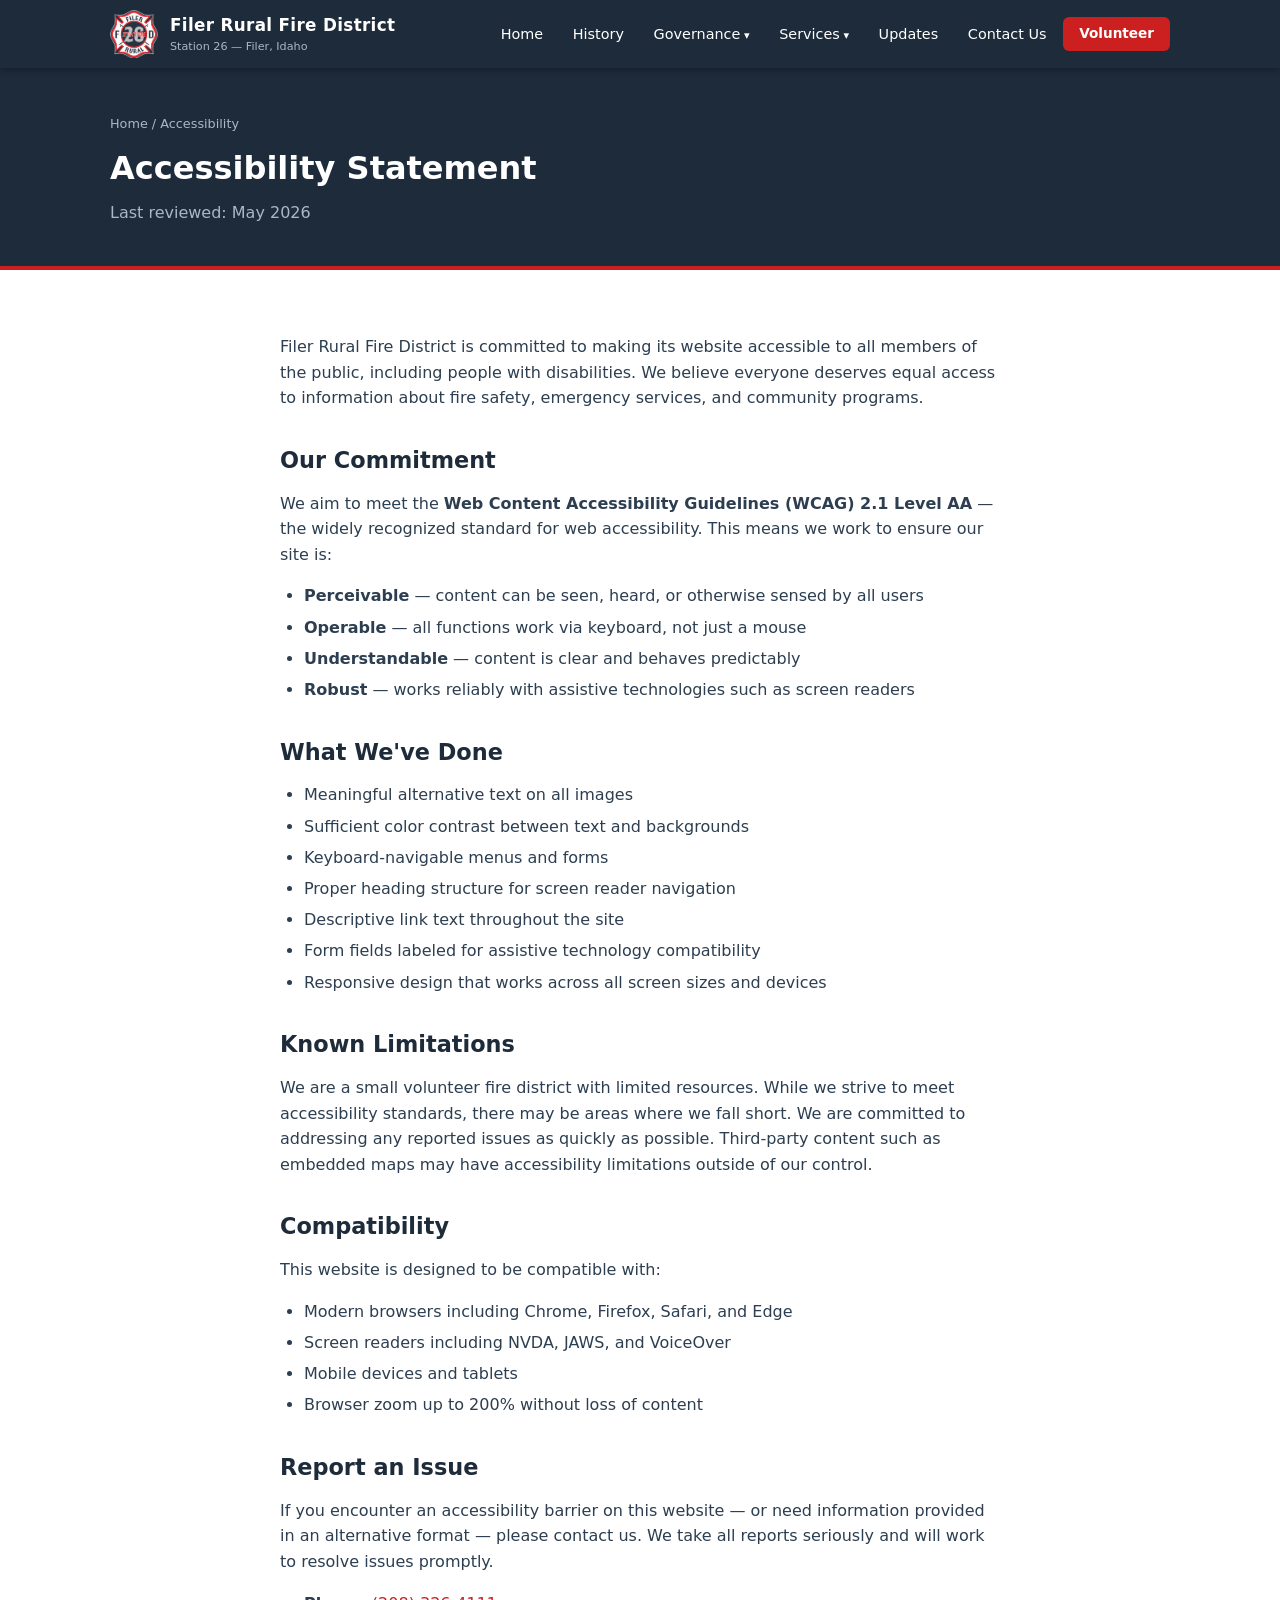
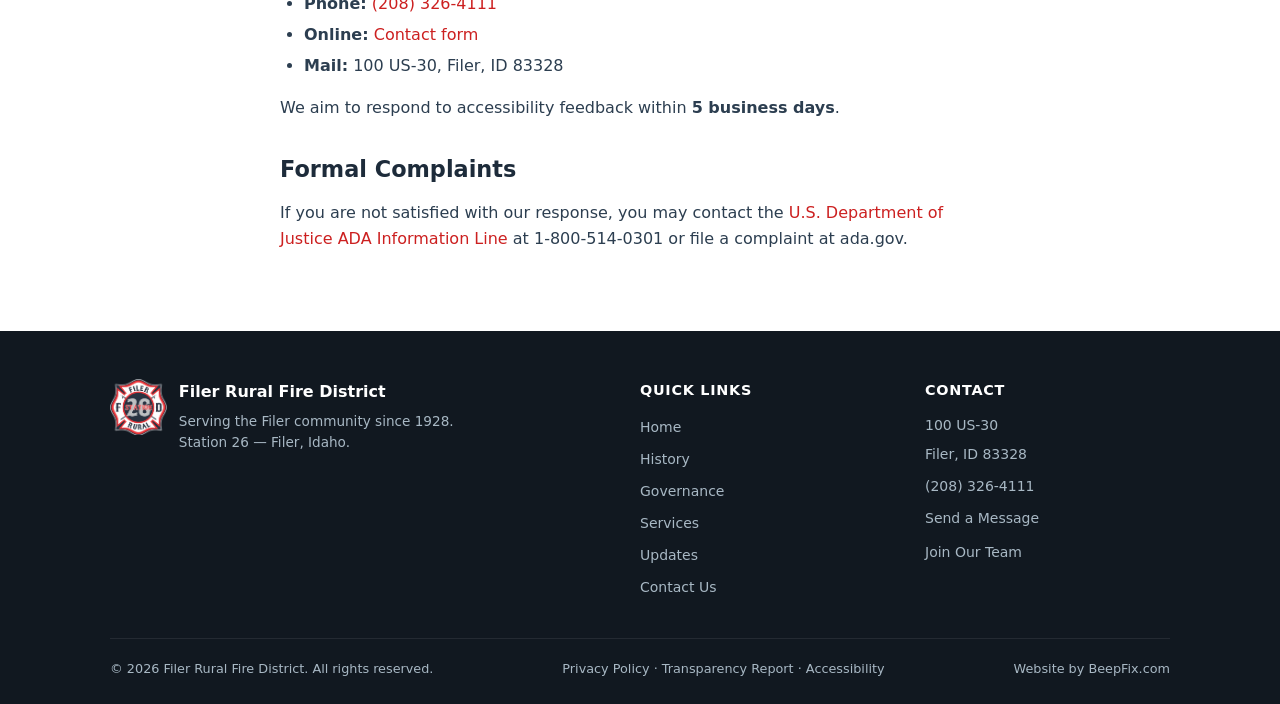
<file: accessibility.html>
<!DOCTYPE html>
<html lang="en">
<head>
  <meta charset="UTF-8">
  <meta name="viewport" content="width=device-width, initial-scale=1.0">
  <title>Accessibility Statement – Filer Rural Fire District</title>
  <link rel="stylesheet" href="/css/style.css">
  <link rel="icon" href="/assets/images/logo.png" type="image/png">
</head>
<body>
  <div id="site-header"></div>

  <section class="page-hero">
    <div class="container">
      <p class="breadcrumb"><a href="/index.html">Home</a> / Accessibility</p>
      <h1>Accessibility Statement</h1>
      <p>Last reviewed: May 2026</p>
    </div>
  </section>

  <section class="section">
    <div class="container prose">

      <p>Filer Rural Fire District is committed to making its website accessible to all members of the public, including people with disabilities. We believe everyone deserves equal access to information about fire safety, emergency services, and community programs.</p>

      <h2>Our Commitment</h2>
      <p>We aim to meet the <strong>Web Content Accessibility Guidelines (WCAG) 2.1 Level AA</strong> — the widely recognized standard for web accessibility. This means we work to ensure our site is:</p>
      <ul>
        <li><strong>Perceivable</strong> — content can be seen, heard, or otherwise sensed by all users</li>
        <li><strong>Operable</strong> — all functions work via keyboard, not just a mouse</li>
        <li><strong>Understandable</strong> — content is clear and behaves predictably</li>
        <li><strong>Robust</strong> — works reliably with assistive technologies such as screen readers</li>
      </ul>

      <h2>What We've Done</h2>
      <ul>
        <li>Meaningful alternative text on all images</li>
        <li>Sufficient color contrast between text and backgrounds</li>
        <li>Keyboard-navigable menus and forms</li>
        <li>Proper heading structure for screen reader navigation</li>
        <li>Descriptive link text throughout the site</li>
        <li>Form fields labeled for assistive technology compatibility</li>
        <li>Responsive design that works across all screen sizes and devices</li>
      </ul>

      <h2>Known Limitations</h2>
      <p>We are a small volunteer fire district with limited resources. While we strive to meet accessibility standards, there may be areas where we fall short. We are committed to addressing any reported issues as quickly as possible. Third-party content such as embedded maps may have accessibility limitations outside of our control.</p>

      <h2>Compatibility</h2>
      <p>This website is designed to be compatible with:</p>
      <ul>
        <li>Modern browsers including Chrome, Firefox, Safari, and Edge</li>
        <li>Screen readers including NVDA, JAWS, and VoiceOver</li>
        <li>Mobile devices and tablets</li>
        <li>Browser zoom up to 200% without loss of content</li>
      </ul>

      <h2>Report an Issue</h2>
      <p>If you encounter an accessibility barrier on this website — or need information provided in an alternative format — please contact us. We take all reports seriously and will work to resolve issues promptly.</p>
      <ul>
        <li><strong>Phone:</strong> <a href="tel:+12083264111">(208) 326-4111</a></li>
        <li><strong>Online:</strong> <a href="/contact.html">Contact form</a></li>
        <li><strong>Mail:</strong> 100 US-30, Filer, ID 83328</li>
      </ul>
      <p>We aim to respond to accessibility feedback within <strong>5 business days</strong>.</p>

      <h2>Formal Complaints</h2>
      <p>If you are not satisfied with our response, you may contact the <a href="https://www.ada.gov" target="_blank" rel="noopener">U.S. Department of Justice ADA Information Line</a> at 1-800-514-0301 or file a complaint at ada.gov.</p>

    </div>
  </section>

  <div id="site-footer"></div>
  <script src="/js/components.js"></script>
  <script src="/js/main.js"></script>
</body>
</html>
</file>
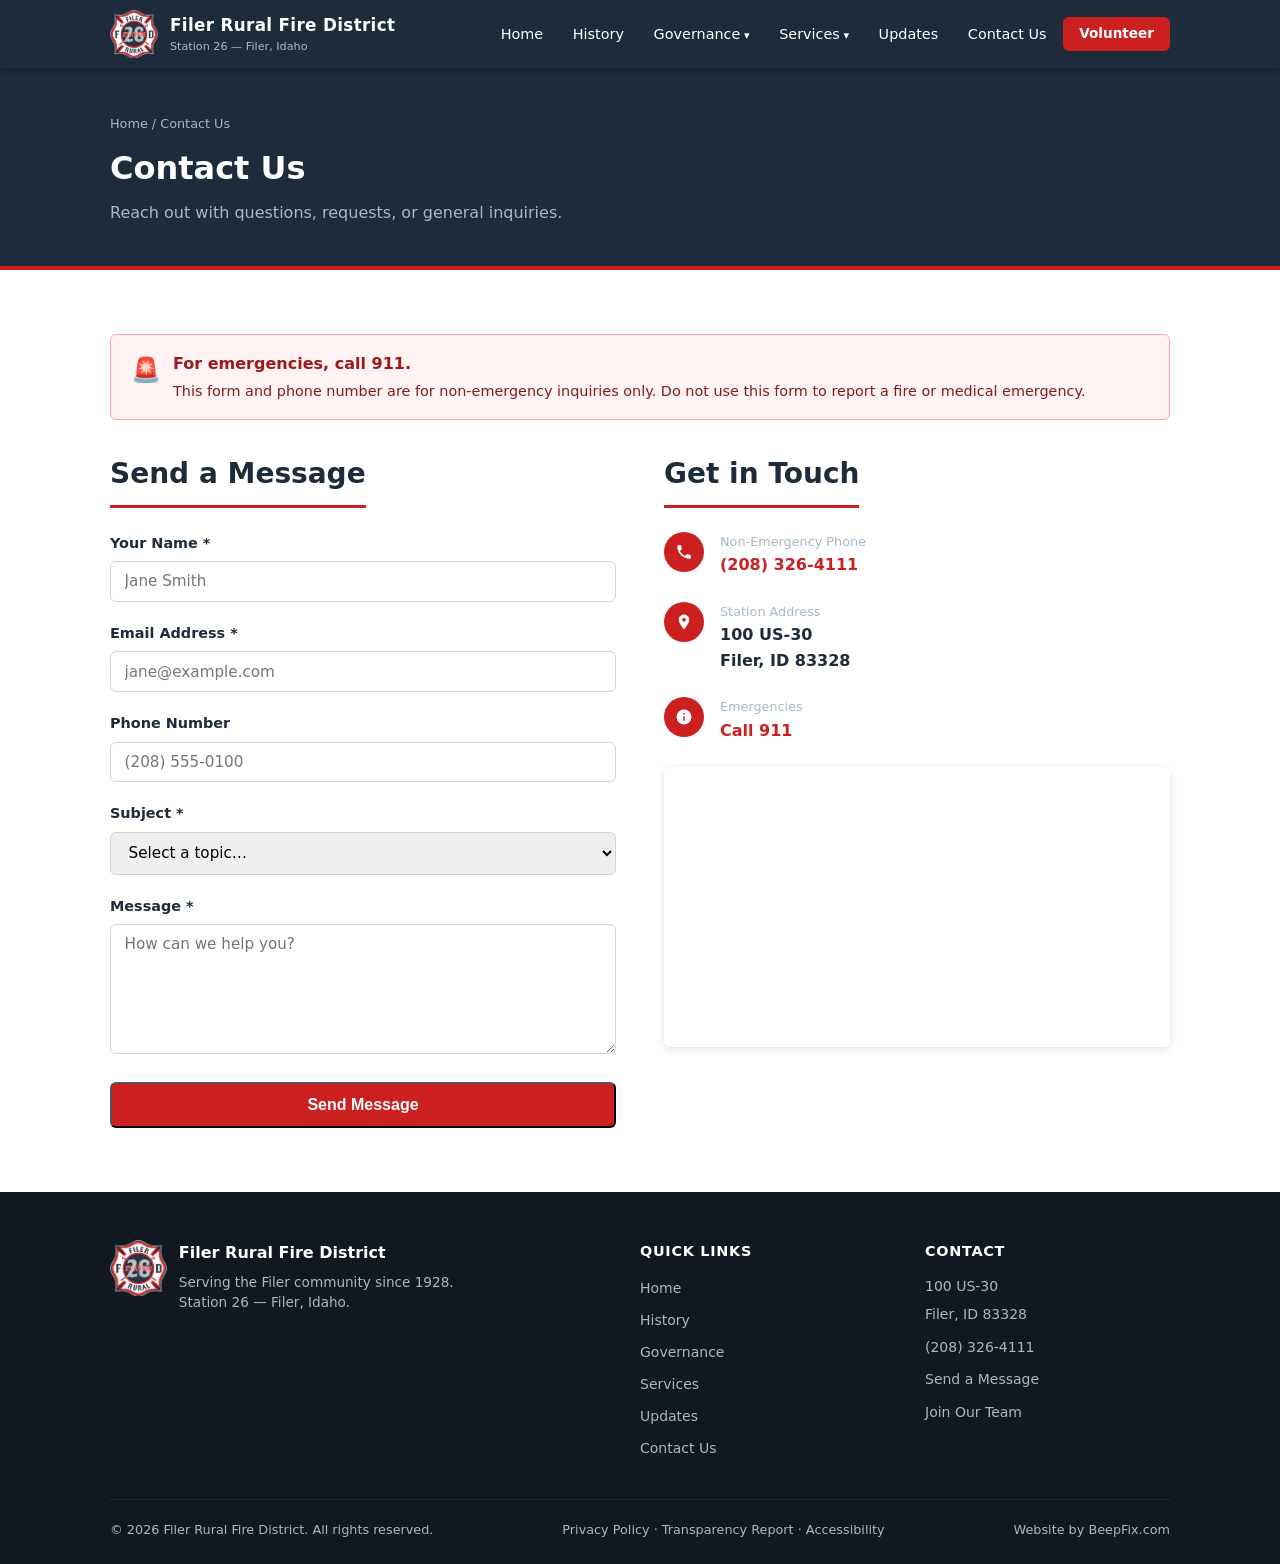
<file: contact.html>
<!DOCTYPE html>
<html lang="en">
<head>
  <meta charset="UTF-8">
  <meta name="viewport" content="width=device-width, initial-scale=1.0">
  <meta name="description" content="Contact Filer Rural Fire District – phone, address, and online message form.">
  <title>Contact Us – Filer Rural Fire District</title>
  <link rel="stylesheet" href="/css/style.css">
  <link rel="icon" href="/assets/images/logo.png" type="image/png">
</head>
<body>

  <div id="site-header"></div>

  <section class="page-hero">
    <div class="container">
      <p class="breadcrumb"><a href="/index.html">Home</a> / Contact Us</p>
      <h1>Contact Us</h1>
      <p>Reach out with questions, requests, or general inquiries.</p>
    </div>
  </section>

  <section class="section">
    <div class="container">

      <div style="background:#fef2f2;border:1px solid #fca5a5;border-radius:6px;padding:1rem 1.25rem;margin-bottom:2rem;display:flex;gap:.75rem;align-items:flex-start;">
        <span style="font-size:1.5rem;flex-shrink:0;">🚨</span>
        <div>
          <strong style="color:#991b1b;">For emergencies, call 911.</strong>
          <p style="color:#7f1d1d;font-size:.9rem;margin-top:.2rem;">This form and phone number are for non-emergency inquiries only. Do not use this form to report a fire or medical emergency.</p>
        </div>
      </div>

      <div class="contact-layout">
        <!-- Form -->
        <div>
          <h2 class="section-title">Send a Message</h2>
          <form id="contact-form" novalidate>
            <!-- Replace YOUR_ACCESS_KEY with your Web3Forms access key -->
            <input type="hidden" name="access_key" value="YOUR_WEB3FORMS_ACCESS_KEY">
            <input type="hidden" name="subject" value="Website Contact Form – Filer Rural Fire District">
            <input type="hidden" name="redirect" value="">
            <input type="checkbox" name="botcheck" style="display:none;">

            <div class="form-group">
              <label for="name">Your Name *</label>
              <input type="text" id="name" name="name" required autocomplete="name" placeholder="Jane Smith">
            </div>
            <div class="form-group">
              <label for="email">Email Address *</label>
              <input type="email" id="email" name="email" required autocomplete="email" placeholder="jane@example.com">
            </div>
            <div class="form-group">
              <label for="phone">Phone Number</label>
              <input type="tel" id="phone" name="phone" autocomplete="tel" placeholder="(208) 555-0100">
            </div>
            <div class="form-group">
              <label for="subject">Subject *</label>
              <select id="subject" name="inquiry_type" required>
                <option value="" disabled selected>Select a topic…</option>
                <option value="General Inquiry">General Inquiry</option>
                <option value="Burn Permit">Burn Permit</option>
                <option value="Safety Presentation Request">Safety Presentation / Safety House Request</option>
                <option value="Volunteering">Volunteering</option>
                <option value="Billing / Insurance">Billing / Insurance</option>
                <option value="Public Records Request">Public Records Request</option>
                <option value="Other">Other</option>
              </select>
            </div>
            <div class="form-group">
              <label for="message">Message *</label>
              <textarea id="message" name="message" required placeholder="How can we help you?"></textarea>
            </div>
            <button type="submit" class="btn btn-primary" style="width:100%;padding:.75rem;font-size:1rem;">Send Message</button>
          </form>
          <div class="form-success" id="form-success">
            <strong>Message sent!</strong> Thank you for reaching out. We'll get back to you as soon as possible.
          </div>
        </div>

        <!-- Contact Info -->
        <div>
          <h2 class="section-title">Get in Touch</h2>

          <div class="contact-info-item">
            <div class="contact-info-icon">
              <svg viewBox="0 0 24 24"><path d="M6.6 10.8c1.4 2.8 3.8 5.1 6.6 6.6l2.2-2.2c.3-.3.7-.4 1-.2 1.1.4 2.3.6 3.6.6.6 0 1 .4 1 1V20c0 .6-.4 1-1 1-9.4 0-17-7.6-17-17 0-.6.4-1 1-1h3.5c.6 0 1 .4 1 1 0 1.3.2 2.5.6 3.6.1.3 0 .7-.2 1L6.6 10.8z"/></svg>
            </div>
            <div>
              <div class="contact-info-label">Non-Emergency Phone</div>
              <div class="contact-info-value"><a href="tel:+12083264111">(208) 326-4111</a></div>
            </div>
          </div>

          <div class="contact-info-item">
            <div class="contact-info-icon">
              <svg viewBox="0 0 24 24"><path d="M12 2C8.13 2 5 5.13 5 9c0 5.25 7 13 7 13s7-7.75 7-13c0-3.87-3.13-7-7-7zm0 9.5c-1.38 0-2.5-1.12-2.5-2.5s1.12-2.5 2.5-2.5 2.5 1.12 2.5 2.5-1.12 2.5-2.5 2.5z"/></svg>
            </div>
            <div>
              <div class="contact-info-label">Station Address</div>
              <div class="contact-info-value">100 US-30<br>Filer, ID 83328</div>
            </div>
          </div>

          <div class="contact-info-item">
            <div class="contact-info-icon">
              <svg viewBox="0 0 24 24"><path d="M12 2a10 10 0 1 0 0 20A10 10 0 0 0 12 2zm1 15h-2v-6h2v6zm0-8h-2V7h2v2z"/></svg>
            </div>
            <div>
              <div class="contact-info-label">Emergencies</div>
              <div class="contact-info-value" style="color:#CC2020;">Call 911</div>
            </div>
          </div>

          <div class="map-embed">
            <iframe
              src="https://maps.google.com/maps?q=100+US-30,+Filer,+ID+83328&output=embed"
              width="100%"
              height="280"
              style="border:0;"
              allowfullscreen=""
              loading="lazy"
              referrerpolicy="no-referrer-when-downgrade"
              title="Filer Rural Fire District location map">
            </iframe>
          </div>
        </div>
      </div>
    </div>
  </section>

  <div id="site-footer"></div>

  <script src="/js/components.js"></script>
  <script src="/js/main.js"></script>
</body>
</html>
</file>
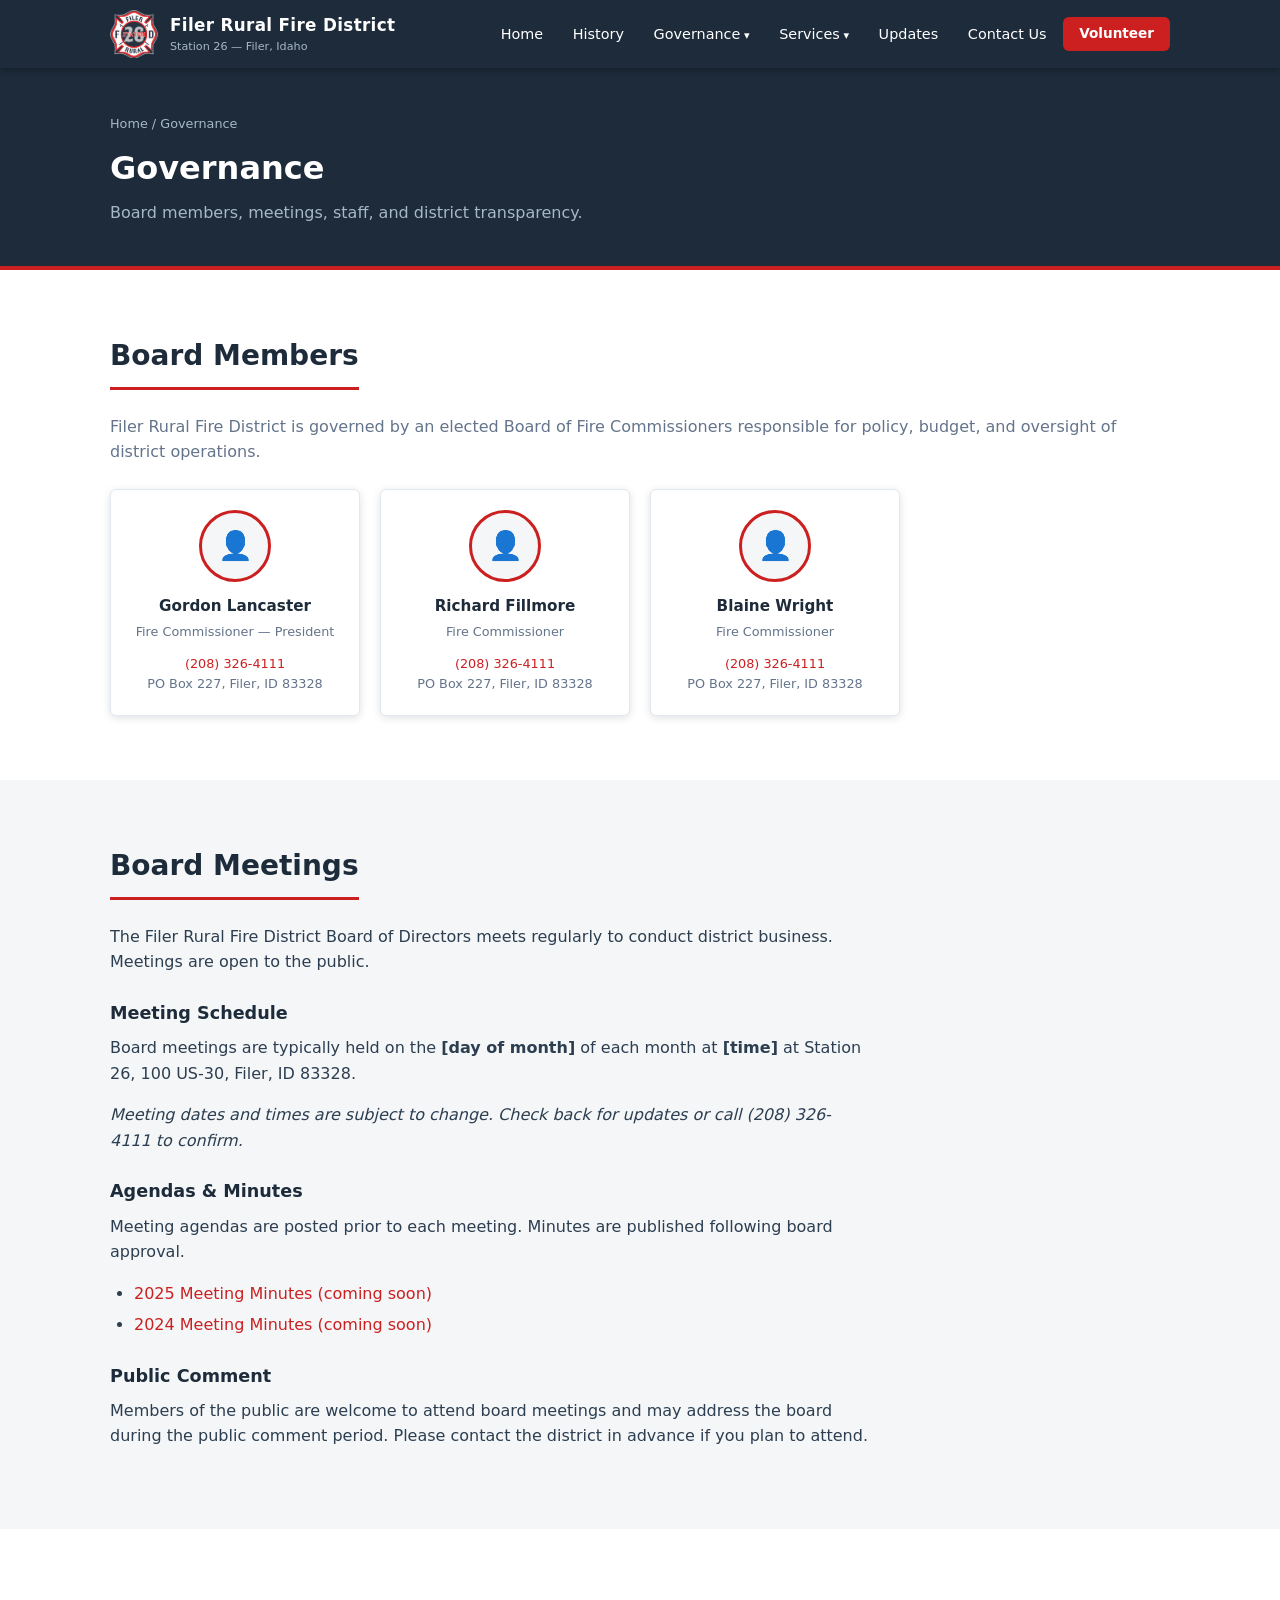
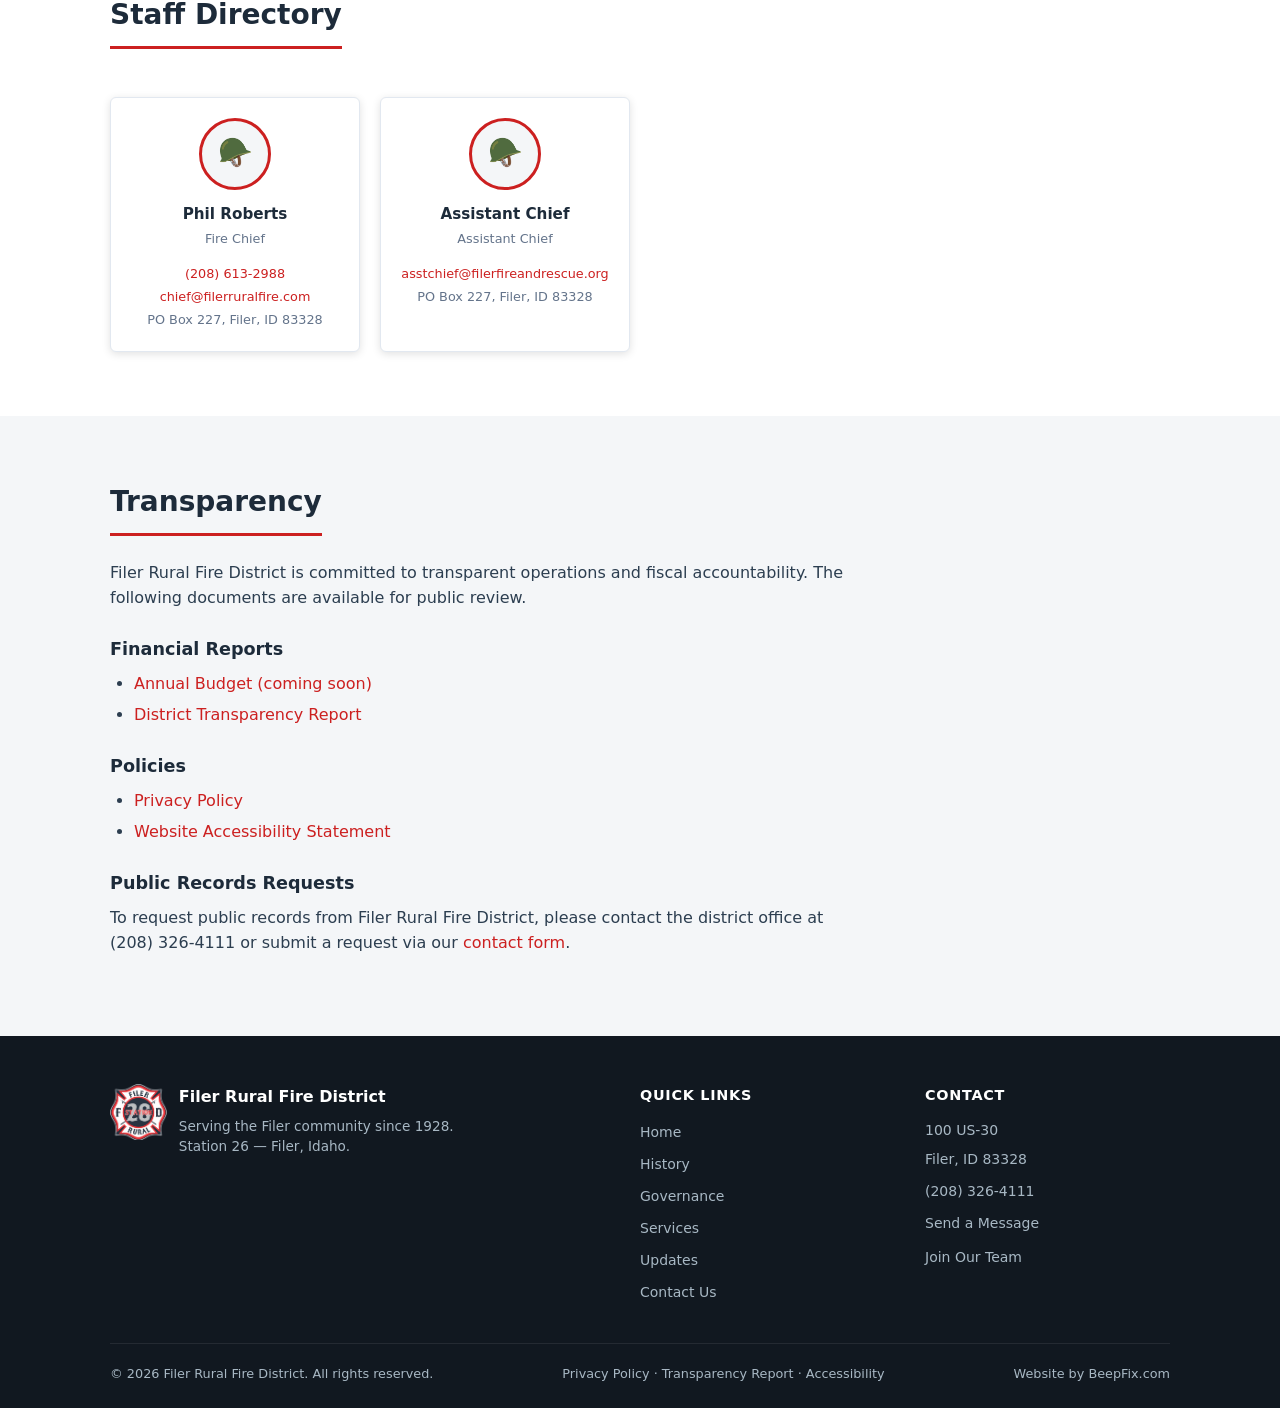
<file: governance.html>
<!DOCTYPE html>
<html lang="en">
<head>
  <meta charset="UTF-8">
  <meta name="viewport" content="width=device-width, initial-scale=1.0">
  <meta name="description" content="Governance information for Filer Rural Fire District – board members, meetings, staff directory, and transparency reports.">
  <title>Governance – Filer Rural Fire District</title>
  <link rel="stylesheet" href="/css/style.css">
  <link rel="icon" href="/assets/images/logo.png" type="image/png">
</head>
<body>

  <div id="site-header"></div>

  <section class="page-hero">
    <div class="container">
      <p class="breadcrumb"><a href="/index.html">Home</a> / Governance</p>
      <h1>Governance</h1>
      <p>Board members, meetings, staff, and district transparency.</p>
    </div>
  </section>

  <!-- Board Members -->
  <section class="section" id="board-members">
    <div class="container">
      <h2 class="section-title">Board Members</h2>
      <p style="margin-bottom:1.5rem;color:#64748b;">Filer Rural Fire District is governed by an elected Board of Fire Commissioners responsible for policy, budget, and oversight of district operations.</p>
      <div class="staff-grid">
        <div class="staff-card">
          <div class="staff-avatar">👤</div>
          <div class="staff-name">Gordon Lancaster</div>
          <div class="staff-role">Fire Commissioner — President</div>
          <div style="margin-top:.75rem;font-size:.8rem;color:#64748b;line-height:1.6;">
            <div><a href="tel:+12083264111">(208) 326-4111</a></div>
            <div>PO Box 227, Filer, ID 83328</div>
          </div>
        </div>
        <div class="staff-card">
          <div class="staff-avatar">👤</div>
          <div class="staff-name">Richard Fillmore</div>
          <div class="staff-role">Fire Commissioner</div>
          <div style="margin-top:.75rem;font-size:.8rem;color:#64748b;line-height:1.6;">
            <div><a href="tel:+12083264111">(208) 326-4111</a></div>
            <div>PO Box 227, Filer, ID 83328</div>
          </div>
        </div>
        <div class="staff-card">
          <div class="staff-avatar">👤</div>
          <div class="staff-name">Blaine Wright</div>
          <div class="staff-role">Fire Commissioner</div>
          <div style="margin-top:.75rem;font-size:.8rem;color:#64748b;line-height:1.6;">
            <div><a href="tel:+12083264111">(208) 326-4111</a></div>
            <div>PO Box 227, Filer, ID 83328</div>
          </div>
        </div>
      </div>
    </div>
  </section>

  <!-- Board Meetings -->
  <section class="section bg-light" id="board-meetings">
    <div class="container">
      <h2 class="section-title">Board Meetings</h2>
      <div class="prose">
        <p>The Filer Rural Fire District Board of Directors meets regularly to conduct district business. Meetings are open to the public.</p>
        <h3>Meeting Schedule</h3>
        <p>Board meetings are typically held on the <strong>[day of month]</strong> of each month at <strong>[time]</strong> at Station 26, 100 US-30, Filer, ID 83328.</p>
        <p><em>Meeting dates and times are subject to change. Check back for updates or call (208) 326-4111 to confirm.</em></p>
        <h3>Agendas &amp; Minutes</h3>
        <p>Meeting agendas are posted prior to each meeting. Minutes are published following board approval.</p>
        <ul>
          <li><a href="#">2025 Meeting Minutes (coming soon)</a></li>
          <li><a href="#">2024 Meeting Minutes (coming soon)</a></li>
        </ul>
        <h3>Public Comment</h3>
        <p>Members of the public are welcome to attend board meetings and may address the board during the public comment period. Please contact the district in advance if you plan to attend.</p>
      </div>
    </div>
  </section>

  <!-- Staff -->
  <section class="section" id="staff">
    <div class="container">
      <h2 class="section-title">Staff Directory</h2>
      <div class="staff-grid">
        <div class="staff-card">
          <div class="staff-avatar">🪖</div>
          <div class="staff-name">Phil Roberts</div>
          <div class="staff-role">Fire Chief</div>
          <div style="margin-top:.75rem;font-size:.8rem;color:#64748b;line-height:1.8;">
            <div><a href="tel:+12086132988">(208) 613-2988</a></div>
            <div><a href="mailto:chief@filerruralfire.com">chief@filerruralfire.com</a></div>
            <div>PO Box 227, Filer, ID 83328</div>
          </div>
        </div>
        <div class="staff-card">
          <div class="staff-avatar">🪖</div>
          <div class="staff-name">Assistant Chief</div>
          <div class="staff-role">Assistant Chief</div>
          <div style="margin-top:.75rem;font-size:.8rem;color:#64748b;line-height:1.8;">
            <div><a href="mailto:asstchief@filerfireandrescue.org">asstchief@filerfireandrescue.org</a></div>
            <div>PO Box 227, Filer, ID 83328</div>
          </div>
        </div>
      </div>
    </div>
  </section>

  <!-- Transparency -->
  <section class="section bg-light" id="transparency">
    <div class="container">
      <h2 class="section-title">Transparency</h2>
      <div class="prose">
        <p>Filer Rural Fire District is committed to transparent operations and fiscal accountability. The following documents are available for public review.</p>
        <h3>Financial Reports</h3>
        <ul>
          <li><a href="#">Annual Budget (coming soon)</a></li>
          <li><a href="/transparency.html">District Transparency Report</a></li>
        </ul>
        <h3>Policies</h3>
        <ul>
          <li><a href="/privacy.html">Privacy Policy</a></li>
          <li><a href="/accessibility.html">Website Accessibility Statement</a></li>
        </ul>
        <h3>Public Records Requests</h3>
        <p>To request public records from Filer Rural Fire District, please contact the district office at (208) 326-4111 or submit a request via our <a href="/contact.html">contact form</a>.</p>
      </div>
    </div>
  </section>

  <div id="site-footer"></div>

  <script src="/js/components.js"></script>
  <script src="/js/main.js"></script>
</body>
</html>
</file>
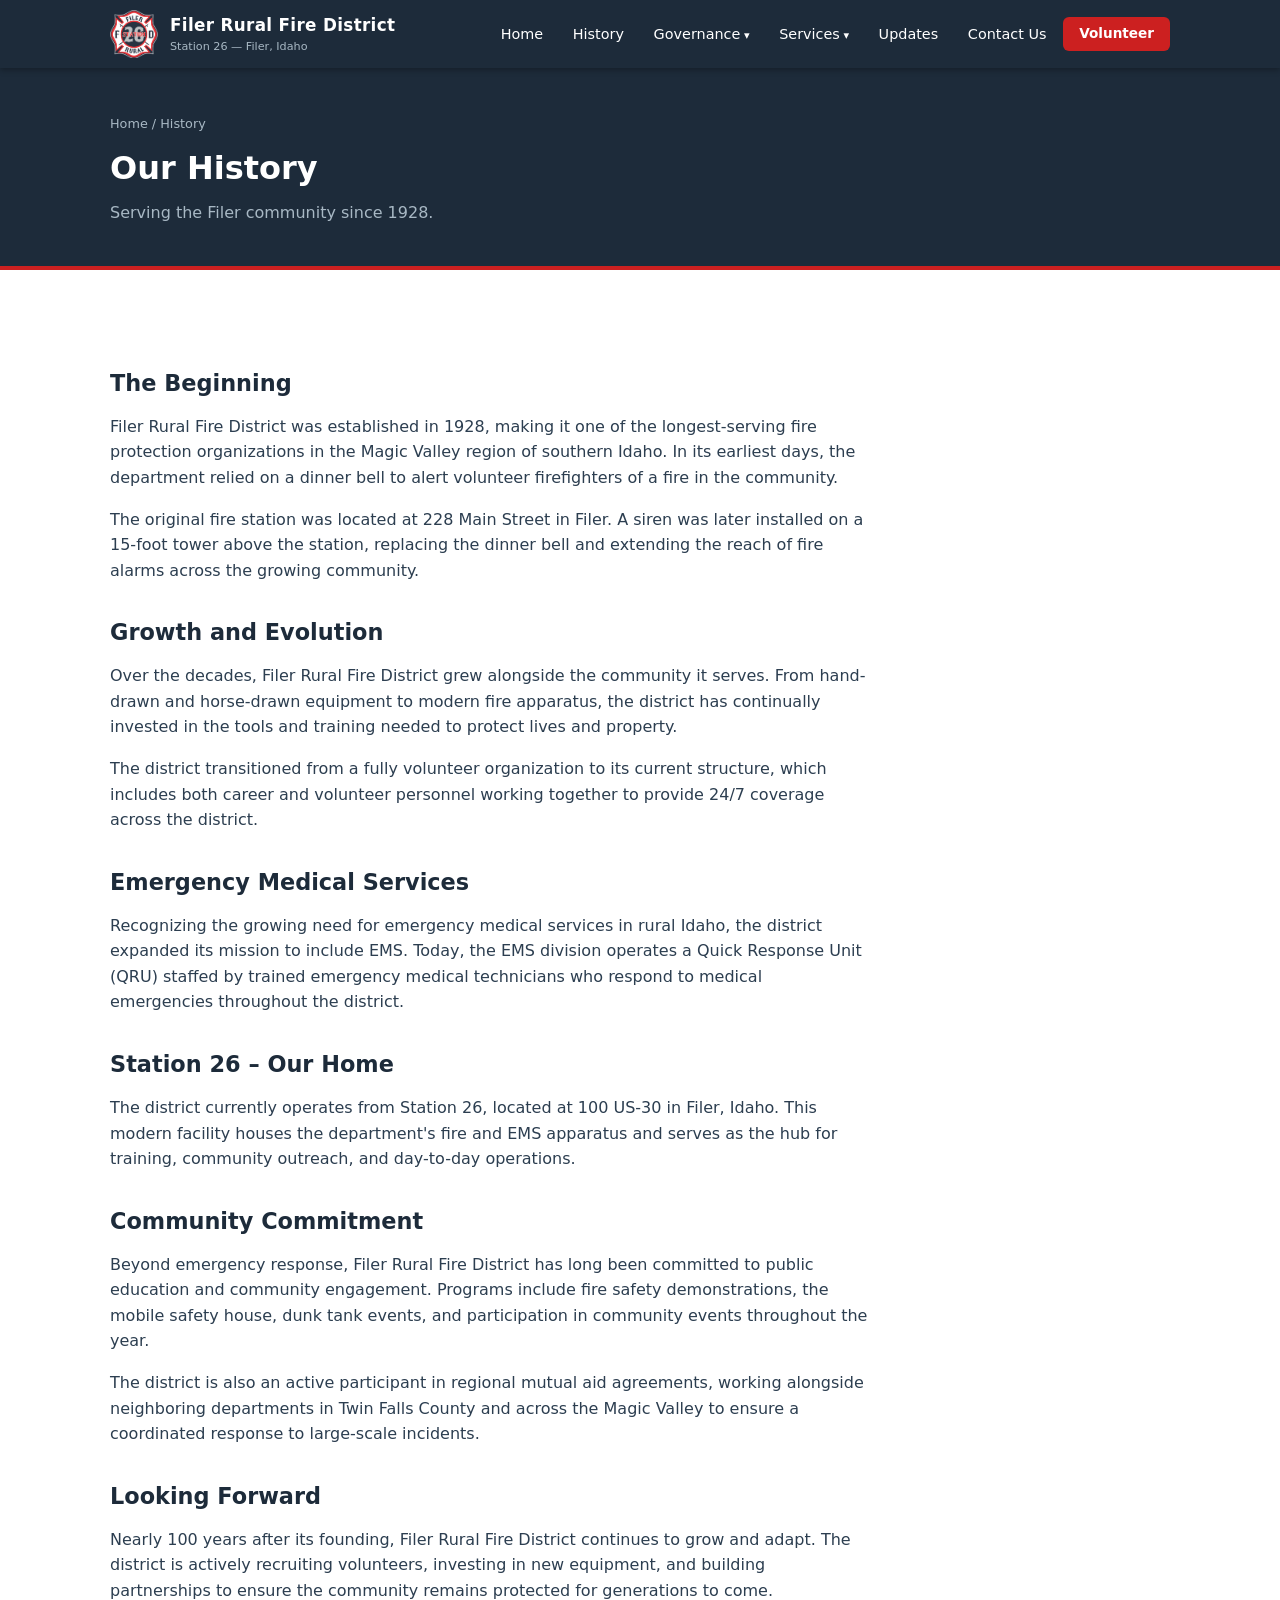
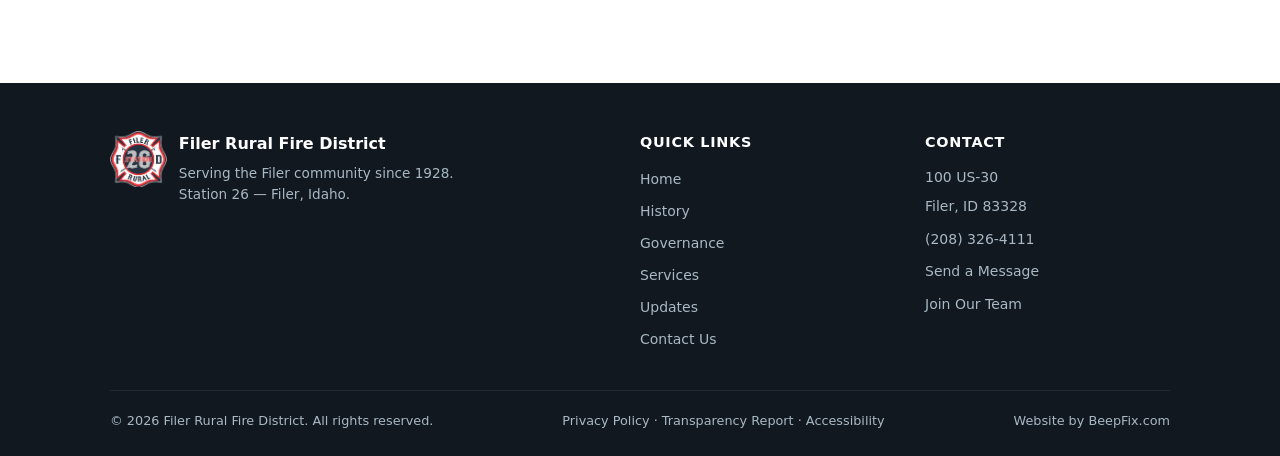
<file: history.html>
<!DOCTYPE html>
<html lang="en">
<head>
  <meta charset="UTF-8">
  <meta name="viewport" content="width=device-width, initial-scale=1.0">
  <meta name="description" content="Learn the history of Filer Rural Fire District, established in 1928 and serving the Filer, Idaho community ever since.">
  <title>History – Filer Rural Fire District</title>
  <link rel="stylesheet" href="/css/style.css">
  <link rel="icon" href="/assets/images/logo.png" type="image/png">
</head>
<body>

  <div id="site-header"></div>

  <section class="page-hero">
    <div class="container">
      <p class="breadcrumb"><a href="/index.html">Home</a> / History</p>
      <h1>Our History</h1>
      <p>Serving the Filer community since 1928.</p>
    </div>
  </section>

  <section class="section">
    <div class="container">
      <div class="prose">

        <h2>The Beginning</h2>
        <p>Filer Rural Fire District was established in 1928, making it one of the longest-serving fire protection organizations in the Magic Valley region of southern Idaho. In its earliest days, the department relied on a dinner bell to alert volunteer firefighters of a fire in the community.</p>
        <p>The original fire station was located at 228 Main Street in Filer. A siren was later installed on a 15-foot tower above the station, replacing the dinner bell and extending the reach of fire alarms across the growing community.</p>

        <h2>Growth and Evolution</h2>
        <p>Over the decades, Filer Rural Fire District grew alongside the community it serves. From hand-drawn and horse-drawn equipment to modern fire apparatus, the district has continually invested in the tools and training needed to protect lives and property.</p>
        <p>The district transitioned from a fully volunteer organization to its current structure, which includes both career and volunteer personnel working together to provide 24/7 coverage across the district.</p>

        <h2>Emergency Medical Services</h2>
        <p>Recognizing the growing need for emergency medical services in rural Idaho, the district expanded its mission to include EMS. Today, the EMS division operates a Quick Response Unit (QRU) staffed by trained emergency medical technicians who respond to medical emergencies throughout the district.</p>

        <h2>Station 26 – Our Home</h2>
        <p>The district currently operates from Station 26, located at 100 US-30 in Filer, Idaho. This modern facility houses the department's fire and EMS apparatus and serves as the hub for training, community outreach, and day-to-day operations.</p>

        <h2>Community Commitment</h2>
        <p>Beyond emergency response, Filer Rural Fire District has long been committed to public education and community engagement. Programs include fire safety demonstrations, the mobile safety house, dunk tank events, and participation in community events throughout the year.</p>
        <p>The district is also an active participant in regional mutual aid agreements, working alongside neighboring departments in Twin Falls County and across the Magic Valley to ensure a coordinated response to large-scale incidents.</p>

        <h2>Looking Forward</h2>
        <p>Nearly 100 years after its founding, Filer Rural Fire District continues to grow and adapt. The district is actively recruiting volunteers, investing in new equipment, and building partnerships to ensure the community remains protected for generations to come.</p>

      </div>
    </div>
  </section>

  <div id="site-footer"></div>

  <script src="/js/components.js"></script>
  <script src="/js/main.js"></script>
</body>
</html>
</file>
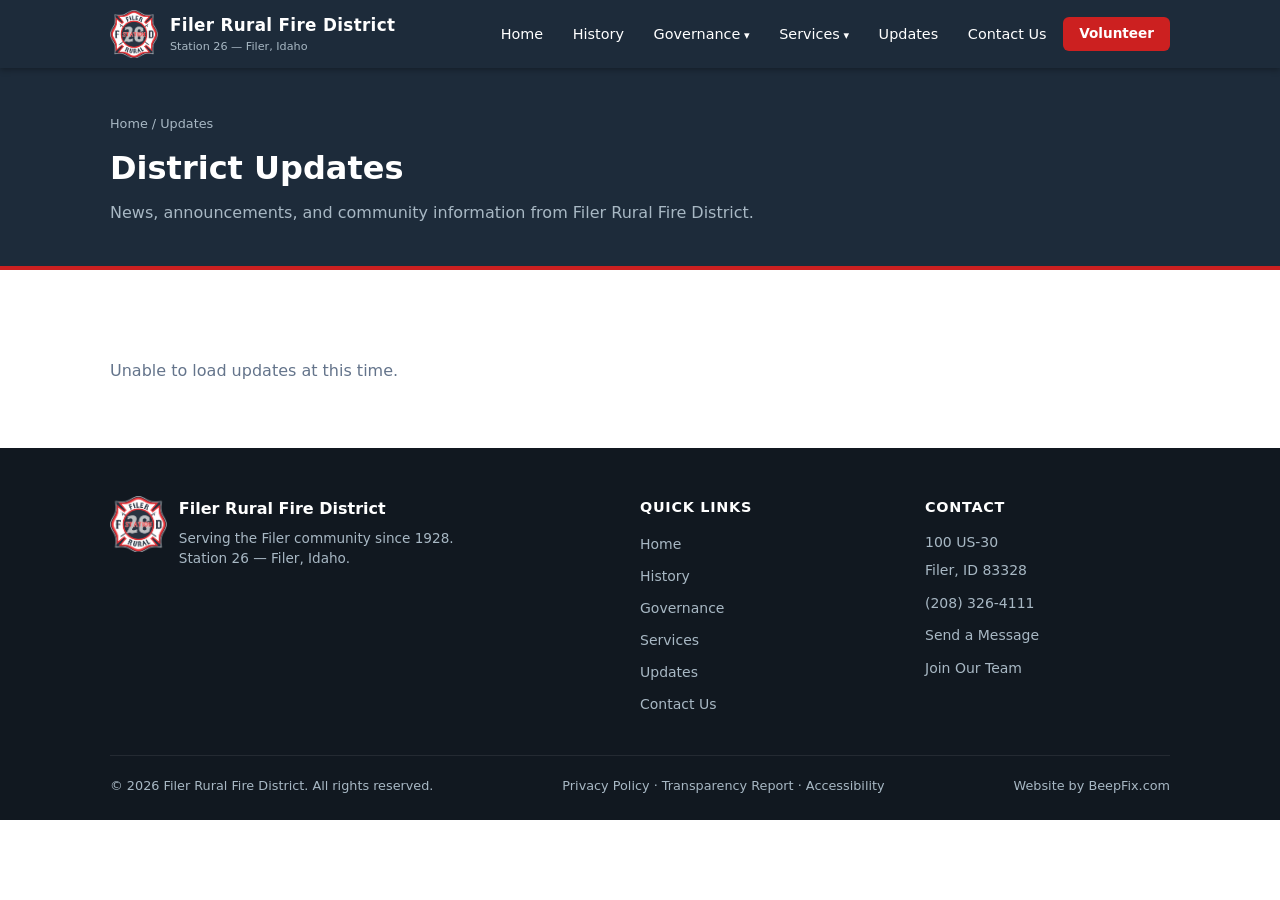
<file: news.html>
<!DOCTYPE html>
<html lang="en">
<head>
  <meta charset="UTF-8">
  <meta name="viewport" content="width=device-width, initial-scale=1.0">
  <meta name="description" content="Latest news and updates from Filer Rural Fire District – announcements, fire bans, community events, and department updates.">
  <title>Updates – Filer Rural Fire District</title>
  <link rel="stylesheet" href="/css/style.css">
  <link rel="icon" href="/assets/images/logo.png" type="image/png">
</head>
<body>

  <div id="site-header"></div>

  <section class="page-hero">
    <div class="container">
      <p class="breadcrumb"><a href="/index.html">Home</a> / Updates</p>
      <h1>District Updates</h1>
      <p>News, announcements, and community information from Filer Rural Fire District.</p>
    </div>
  </section>

  <section class="section">
    <div class="container">
      <div class="news-grid"></div>
    </div>
  </section>

  <div id="site-footer"></div>

  <script src="/js/components.js"></script>
  <script src="/js/main.js"></script>
  <script src="/js/news.js"></script>
</body>
</html>
</file>
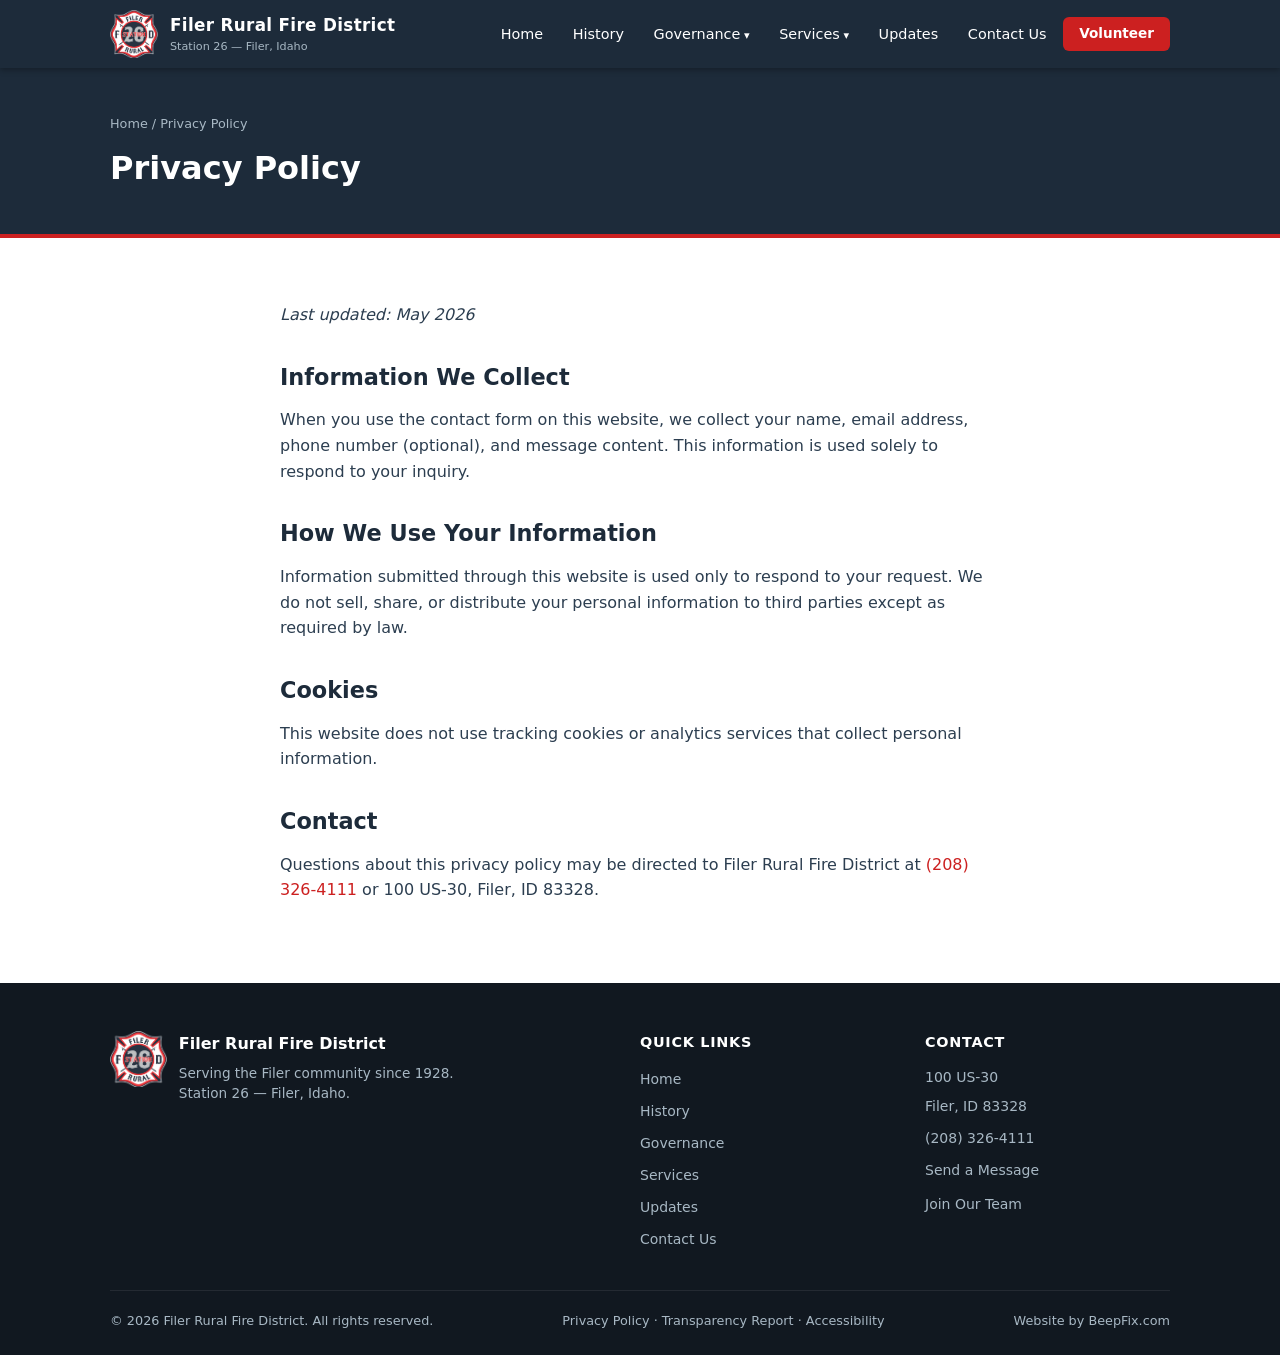
<file: privacy.html>
<!DOCTYPE html>
<html lang="en">
<head>
  <meta charset="UTF-8">
  <meta name="viewport" content="width=device-width, initial-scale=1.0">
  <title>Privacy Policy – Filer Rural Fire District</title>
  <link rel="stylesheet" href="/css/style.css">
  <link rel="icon" href="/assets/images/logo.png" type="image/png">
</head>
<body>
  <div id="site-header"></div>
  <section class="page-hero">
    <div class="container">
      <p class="breadcrumb"><a href="/index.html">Home</a> / Privacy Policy</p>
      <h1>Privacy Policy</h1>
    </div>
  </section>
  <section class="section">
    <div class="container prose">
      <p><em>Last updated: May 2026</em></p>
      <h2>Information We Collect</h2>
      <p>When you use the contact form on this website, we collect your name, email address, phone number (optional), and message content. This information is used solely to respond to your inquiry.</p>
      <h2>How We Use Your Information</h2>
      <p>Information submitted through this website is used only to respond to your request. We do not sell, share, or distribute your personal information to third parties except as required by law.</p>
      <h2>Cookies</h2>
      <p>This website does not use tracking cookies or analytics services that collect personal information.</p>
      <h2>Contact</h2>
      <p>Questions about this privacy policy may be directed to Filer Rural Fire District at <a href="tel:+12083264111">(208) 326-4111</a> or 100 US-30, Filer, ID 83328.</p>
    </div>
  </section>
  <div id="site-footer"></div>
  <script src="/js/components.js"></script>
  <script src="/js/main.js"></script>
</body>
</html>
</file>
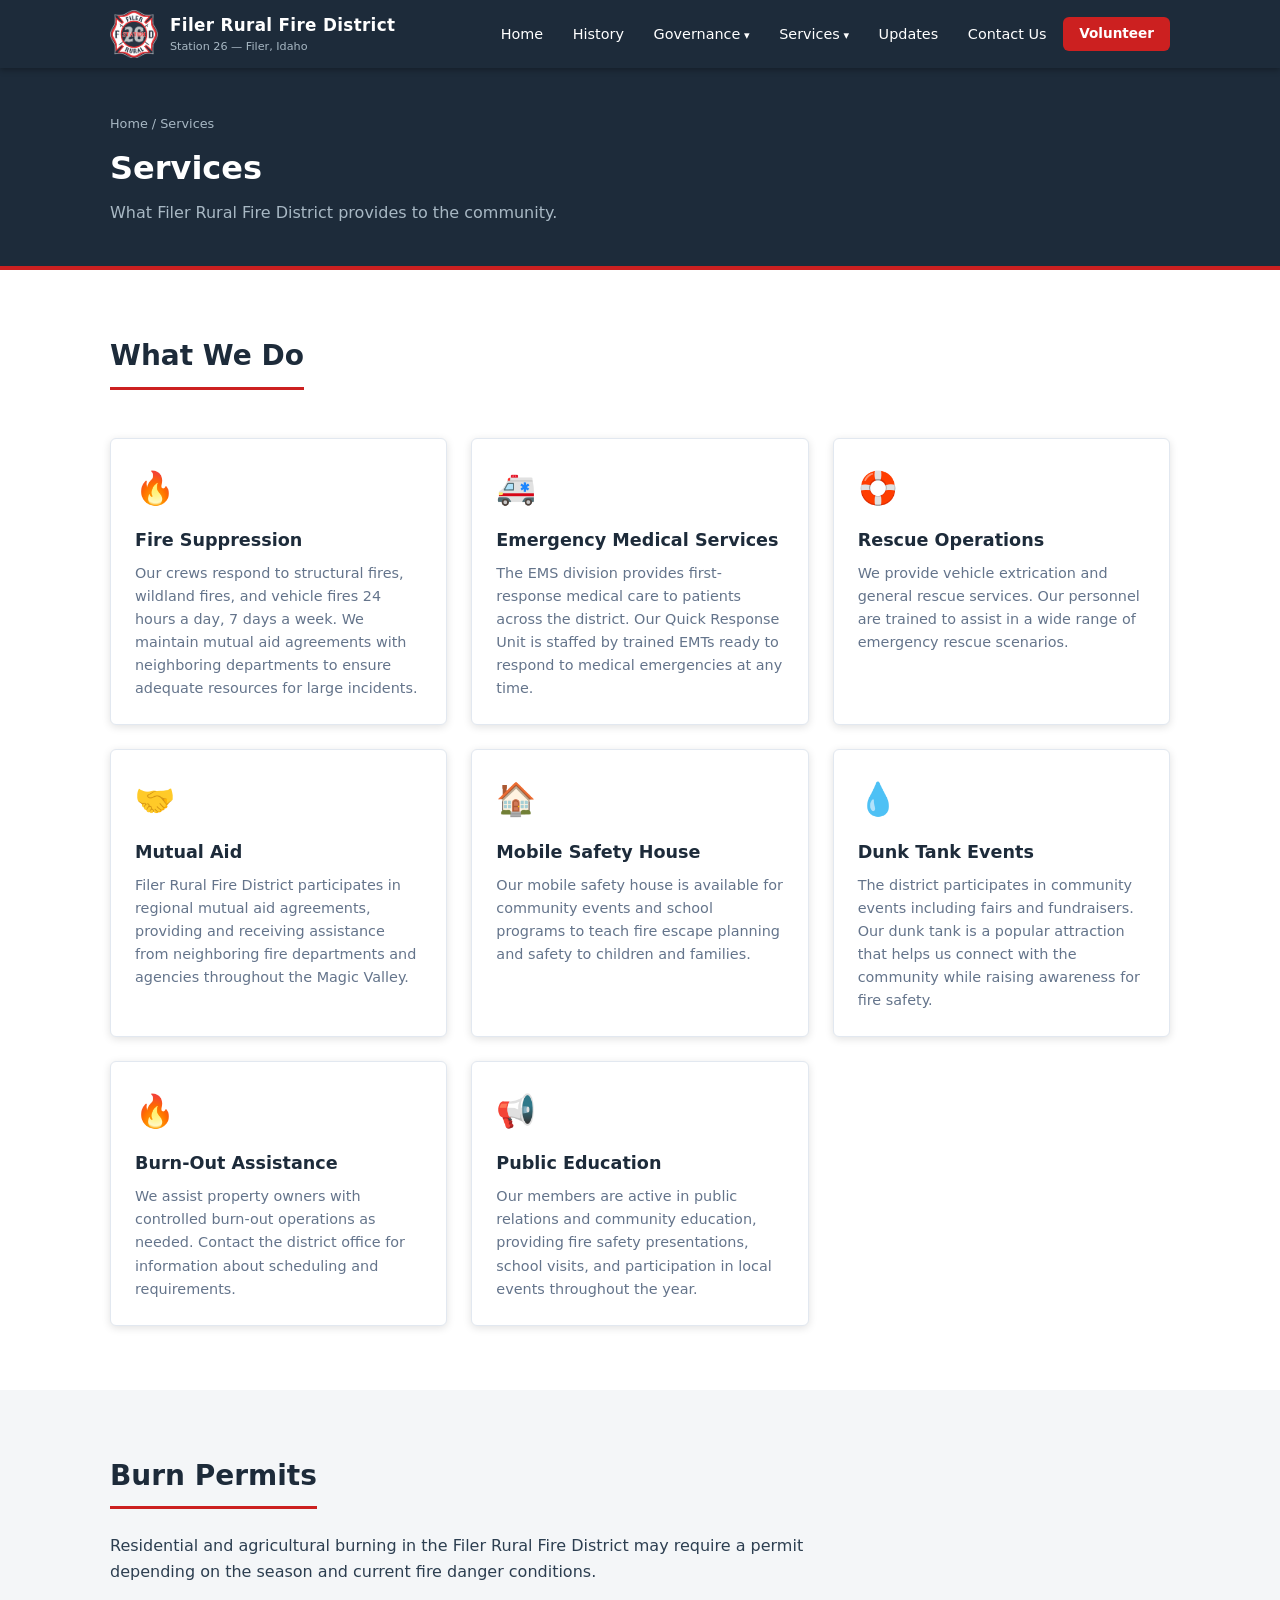
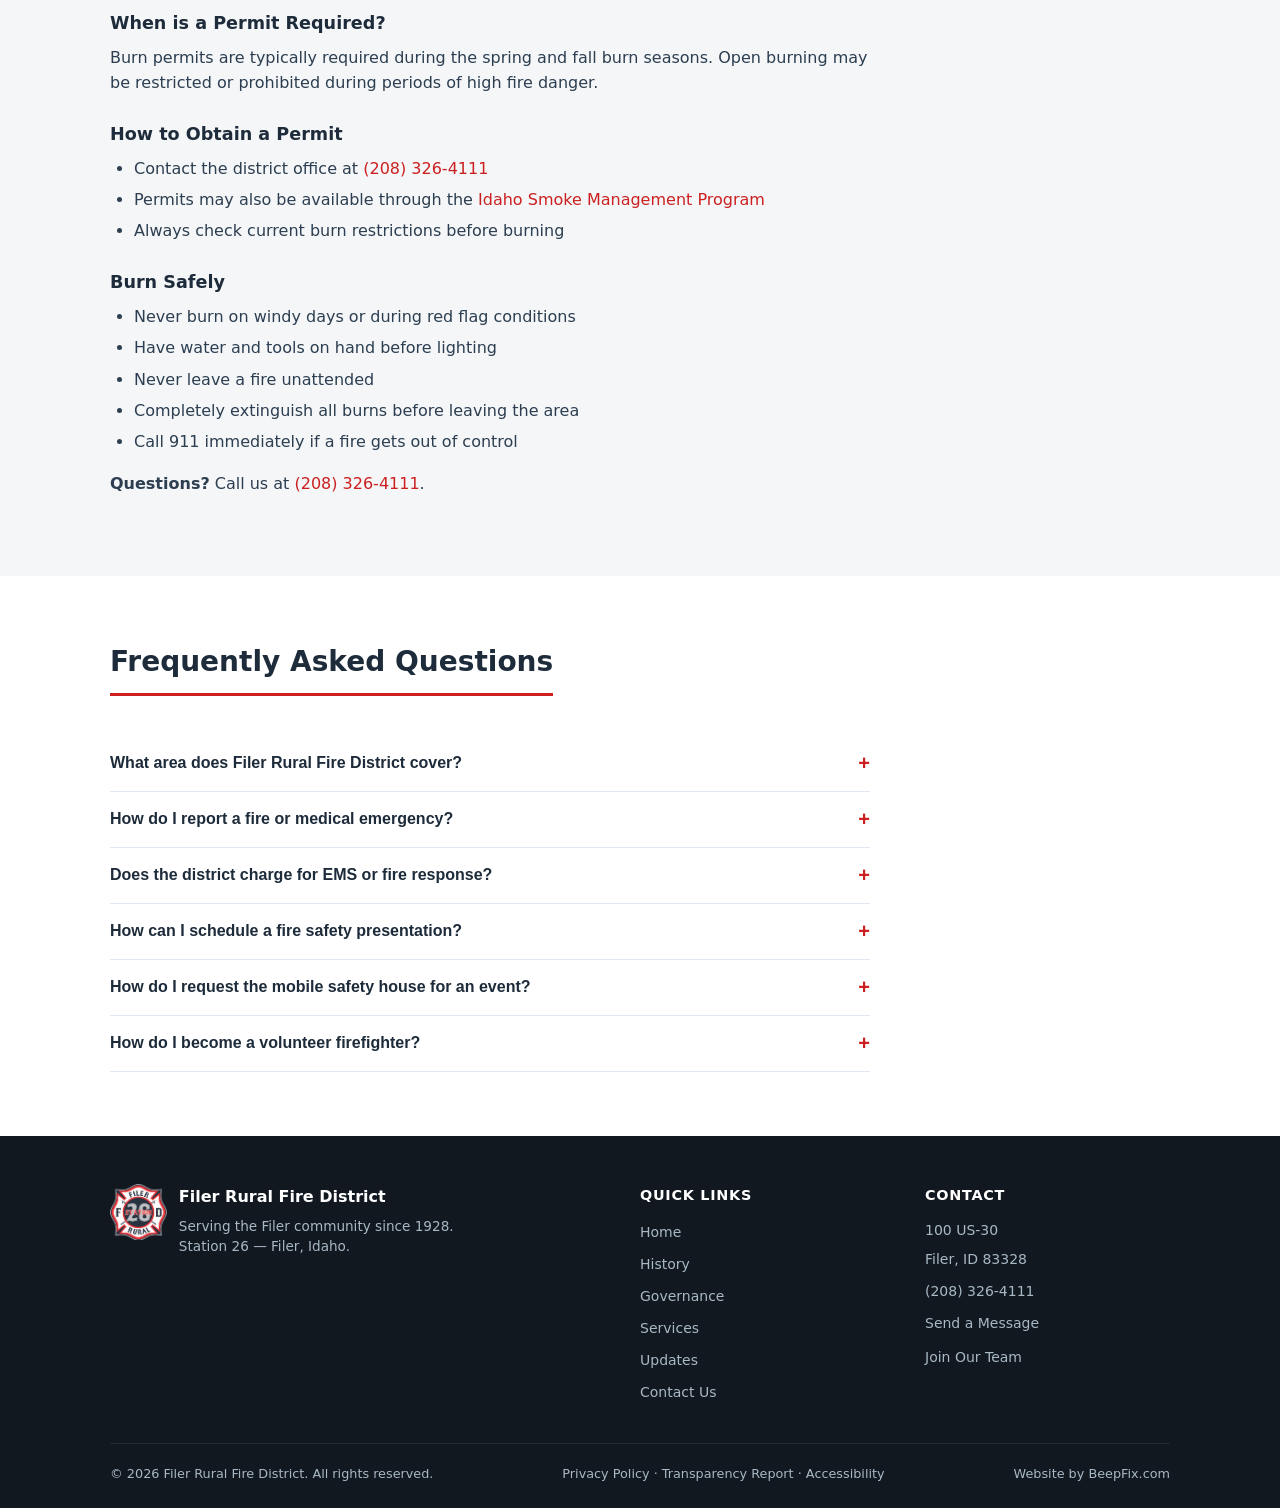
<file: services.html>
<!DOCTYPE html>
<html lang="en">
<head>
  <meta charset="UTF-8">
  <meta name="viewport" content="width=device-width, initial-scale=1.0">
  <meta name="description" content="Services provided by Filer Rural Fire District – fire suppression, EMS, rescue, burn permits, and community education.">
  <title>Services – Filer Rural Fire District</title>
  <link rel="stylesheet" href="/css/style.css">
  <link rel="icon" href="/assets/images/logo.png" type="image/png">
</head>
<body>

  <div id="site-header"></div>

  <section class="page-hero">
    <div class="container">
      <p class="breadcrumb"><a href="/index.html">Home</a> / Services</p>
      <h1>Services</h1>
      <p>What Filer Rural Fire District provides to the community.</p>
    </div>
  </section>

  <!-- Services List -->
  <section class="section" id="services-list">
    <div class="container">
      <h2 class="section-title">What We Do</h2>
      <div class="cards-grid">
        <div class="card">
          <div class="card-icon">🔥</div>
          <h3>Fire Suppression</h3>
          <p>Our crews respond to structural fires, wildland fires, and vehicle fires 24 hours a day, 7 days a week. We maintain mutual aid agreements with neighboring departments to ensure adequate resources for large incidents.</p>
        </div>
        <div class="card">
          <div class="card-icon">🚑</div>
          <h3>Emergency Medical Services</h3>
          <p>The EMS division provides first-response medical care to patients across the district. Our Quick Response Unit is staffed by trained EMTs ready to respond to medical emergencies at any time.</p>
        </div>
        <div class="card">
          <div class="card-icon">🛟</div>
          <h3>Rescue Operations</h3>
          <p>We provide vehicle extrication and general rescue services. Our personnel are trained to assist in a wide range of emergency rescue scenarios.</p>
        </div>
        <div class="card">
          <div class="card-icon">🤝</div>
          <h3>Mutual Aid</h3>
          <p>Filer Rural Fire District participates in regional mutual aid agreements, providing and receiving assistance from neighboring fire departments and agencies throughout the Magic Valley.</p>
        </div>
        <div class="card">
          <div class="card-icon">🏠</div>
          <h3>Mobile Safety House</h3>
          <p>Our mobile safety house is available for community events and school programs to teach fire escape planning and safety to children and families.</p>
        </div>
        <div class="card">
          <div class="card-icon">💧</div>
          <h3>Dunk Tank Events</h3>
          <p>The district participates in community events including fairs and fundraisers. Our dunk tank is a popular attraction that helps us connect with the community while raising awareness for fire safety.</p>
        </div>
        <div class="card">
          <div class="card-icon">🔥</div>
          <h3>Burn-Out Assistance</h3>
          <p>We assist property owners with controlled burn-out operations as needed. Contact the district office for information about scheduling and requirements.</p>
        </div>
        <div class="card">
          <div class="card-icon">📢</div>
          <h3>Public Education</h3>
          <p>Our members are active in public relations and community education, providing fire safety presentations, school visits, and participation in local events throughout the year.</p>
        </div>
      </div>
    </div>
  </section>

  <!-- Burn Permits -->
  <section class="section bg-light" id="burn-permits">
    <div class="container">
      <h2 class="section-title">Burn Permits</h2>
      <div class="prose">
        <p>Residential and agricultural burning in the Filer Rural Fire District may require a permit depending on the season and current fire danger conditions.</p>
        <h3>When is a Permit Required?</h3>
        <p>Burn permits are typically required during the spring and fall burn seasons. Open burning may be restricted or prohibited during periods of high fire danger.</p>
        <h3>How to Obtain a Permit</h3>
        <ul>
          <li>Contact the district office at <a href="tel:+12083264111">(208) 326-4111</a></li>
          <li>Permits may also be available through the <a href="https://www.idahoburns.com" target="_blank" rel="noopener">Idaho Smoke Management Program</a></li>
          <li>Always check current burn restrictions before burning</li>
        </ul>
        <h3>Burn Safely</h3>
        <ul>
          <li>Never burn on windy days or during red flag conditions</li>
          <li>Have water and tools on hand before lighting</li>
          <li>Never leave a fire unattended</li>
          <li>Completely extinguish all burns before leaving the area</li>
          <li>Call 911 immediately if a fire gets out of control</li>
        </ul>
        <p><strong>Questions?</strong> Call us at <a href="tel:+12083264111">(208) 326-4111</a>.</p>
      </div>
    </div>
  </section>

  <!-- FAQs -->
  <section class="section" id="faqs">
    <div class="container">
      <h2 class="section-title">Frequently Asked Questions</h2>
      <div style="max-width:760px;margin-top:1rem;">

        <div class="faq-item">
          <button class="faq-question" aria-expanded="false">What area does Filer Rural Fire District cover?</button>
          <div class="faq-answer">
            <p>Filer Rural Fire District provides fire and EMS services to the rural areas surrounding Filer, Idaho. The district boundaries include agricultural and residential properties outside the Filer city limits. For specific boundary questions, contact the district office.</p>
          </div>
        </div>

        <div class="faq-item">
          <button class="faq-question" aria-expanded="false">How do I report a fire or medical emergency?</button>
          <div class="faq-answer">
            <p>Call <strong>911</strong> for all fire and medical emergencies. Dispatchers will contact Filer Rural Fire District and coordinate the appropriate response. Do not call the station directly for emergencies.</p>
          </div>
        </div>

        <div class="faq-item">
          <button class="faq-question" aria-expanded="false">Does the district charge for EMS or fire response?</button>
          <div class="faq-answer">
            <p>EMS transport services may result in a bill depending on the nature of the call and insurance coverage. Fire response services are generally provided at no direct cost to residents within the district. Contact the office for billing questions.</p>
          </div>
        </div>

        <div class="faq-item">
          <button class="faq-question" aria-expanded="false">How can I schedule a fire safety presentation?</button>
          <div class="faq-answer">
            <p>We are happy to provide fire safety presentations for schools, community groups, and events. Contact us at <a href="tel:+12083264111">(208) 326-4111</a> or use our <a href="/contact.html">contact form</a> to schedule a visit.</p>
          </div>
        </div>

        <div class="faq-item">
          <button class="faq-question" aria-expanded="false">How do I request the mobile safety house for an event?</button>
          <div class="faq-answer">
            <p>The mobile safety house is available for community events and educational programs. Request availability by calling <a href="tel:+12083264111">(208) 326-4111</a> or submitting our <a href="/contact.html">contact form</a>. Requests should be made well in advance of the event date.</p>
          </div>
        </div>

        <div class="faq-item">
          <button class="faq-question" aria-expanded="false">How do I become a volunteer firefighter?</button>
          <div class="faq-answer">
            <p>We are actively recruiting volunteers! No prior experience is required — we provide all necessary training. Visit our <a href="/volunteer.html">Volunteer page</a> to learn more about the program and how to apply.</p>
          </div>
        </div>

      </div>
    </div>
  </section>

  <div id="site-footer"></div>

  <script src="/js/components.js"></script>
  <script src="/js/main.js"></script>
</body>
</html>
</file>
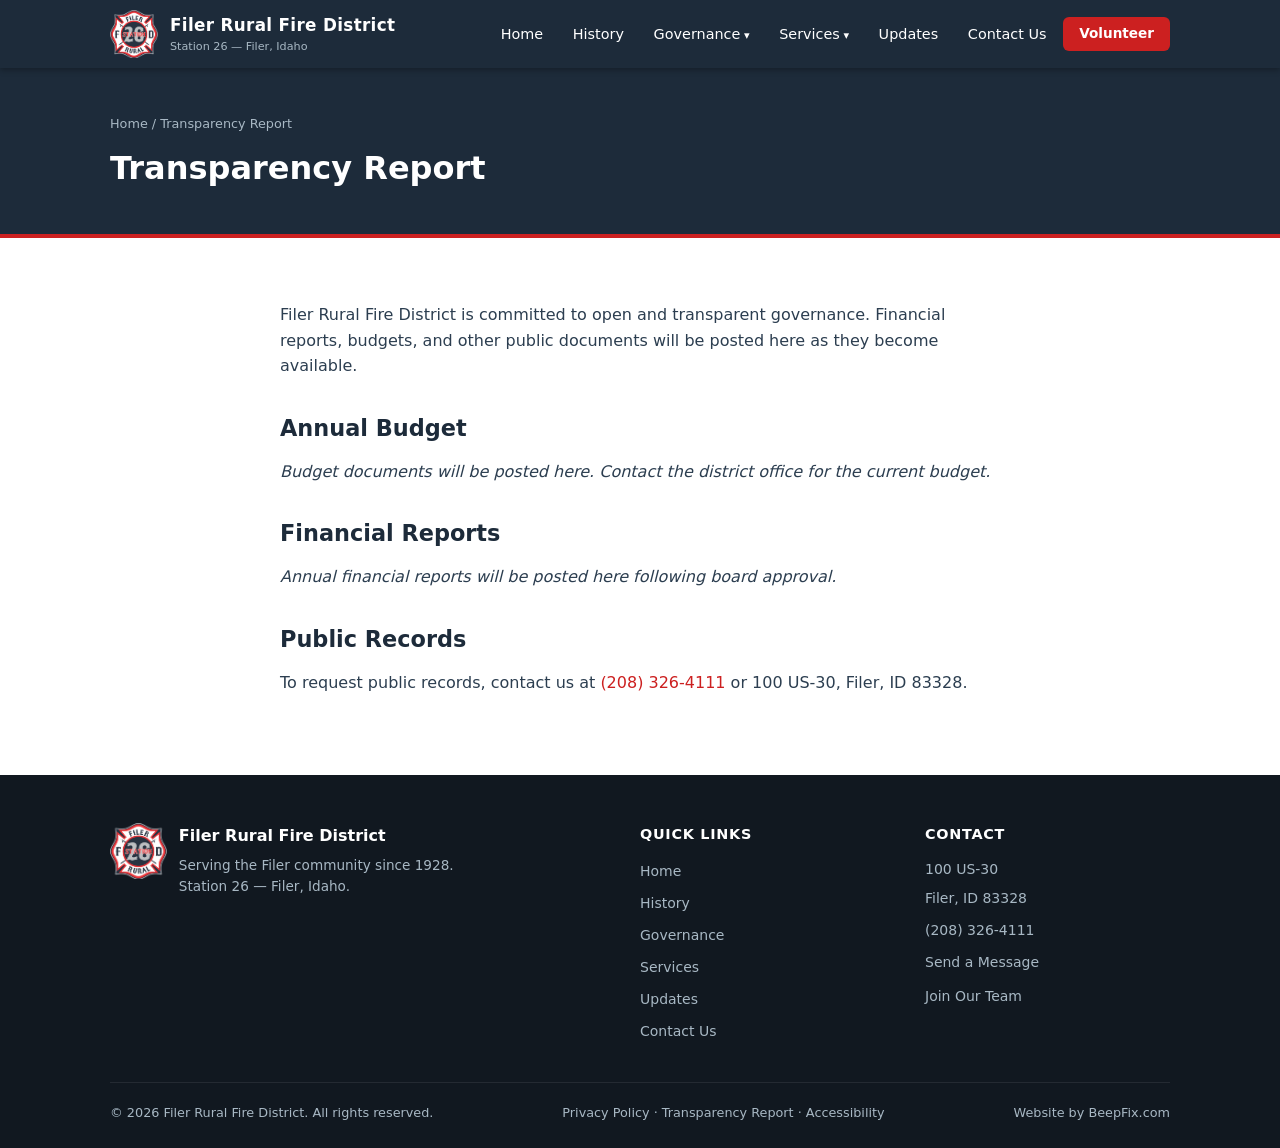
<file: transparency.html>
<!DOCTYPE html>
<html lang="en">
<head>
  <meta charset="UTF-8">
  <meta name="viewport" content="width=device-width, initial-scale=1.0">
  <title>Transparency Report – Filer Rural Fire District</title>
  <link rel="stylesheet" href="/css/style.css">
  <link rel="icon" href="/assets/images/logo.png" type="image/png">
</head>
<body>
  <div id="site-header"></div>
  <section class="page-hero">
    <div class="container">
      <p class="breadcrumb"><a href="/index.html">Home</a> / Transparency Report</p>
      <h1>Transparency Report</h1>
    </div>
  </section>
  <section class="section">
    <div class="container prose">
      <p>Filer Rural Fire District is committed to open and transparent governance. Financial reports, budgets, and other public documents will be posted here as they become available.</p>
      <h2>Annual Budget</h2>
      <p><em>Budget documents will be posted here. Contact the district office for the current budget.</em></p>
      <h2>Financial Reports</h2>
      <p><em>Annual financial reports will be posted here following board approval.</em></p>
      <h2>Public Records</h2>
      <p>To request public records, contact us at <a href="tel:+12083264111">(208) 326-4111</a> or 100 US-30, Filer, ID 83328.</p>
    </div>
  </section>
  <div id="site-footer"></div>
  <script src="/js/components.js"></script>
  <script src="/js/main.js"></script>
</body>
</html>
</file>
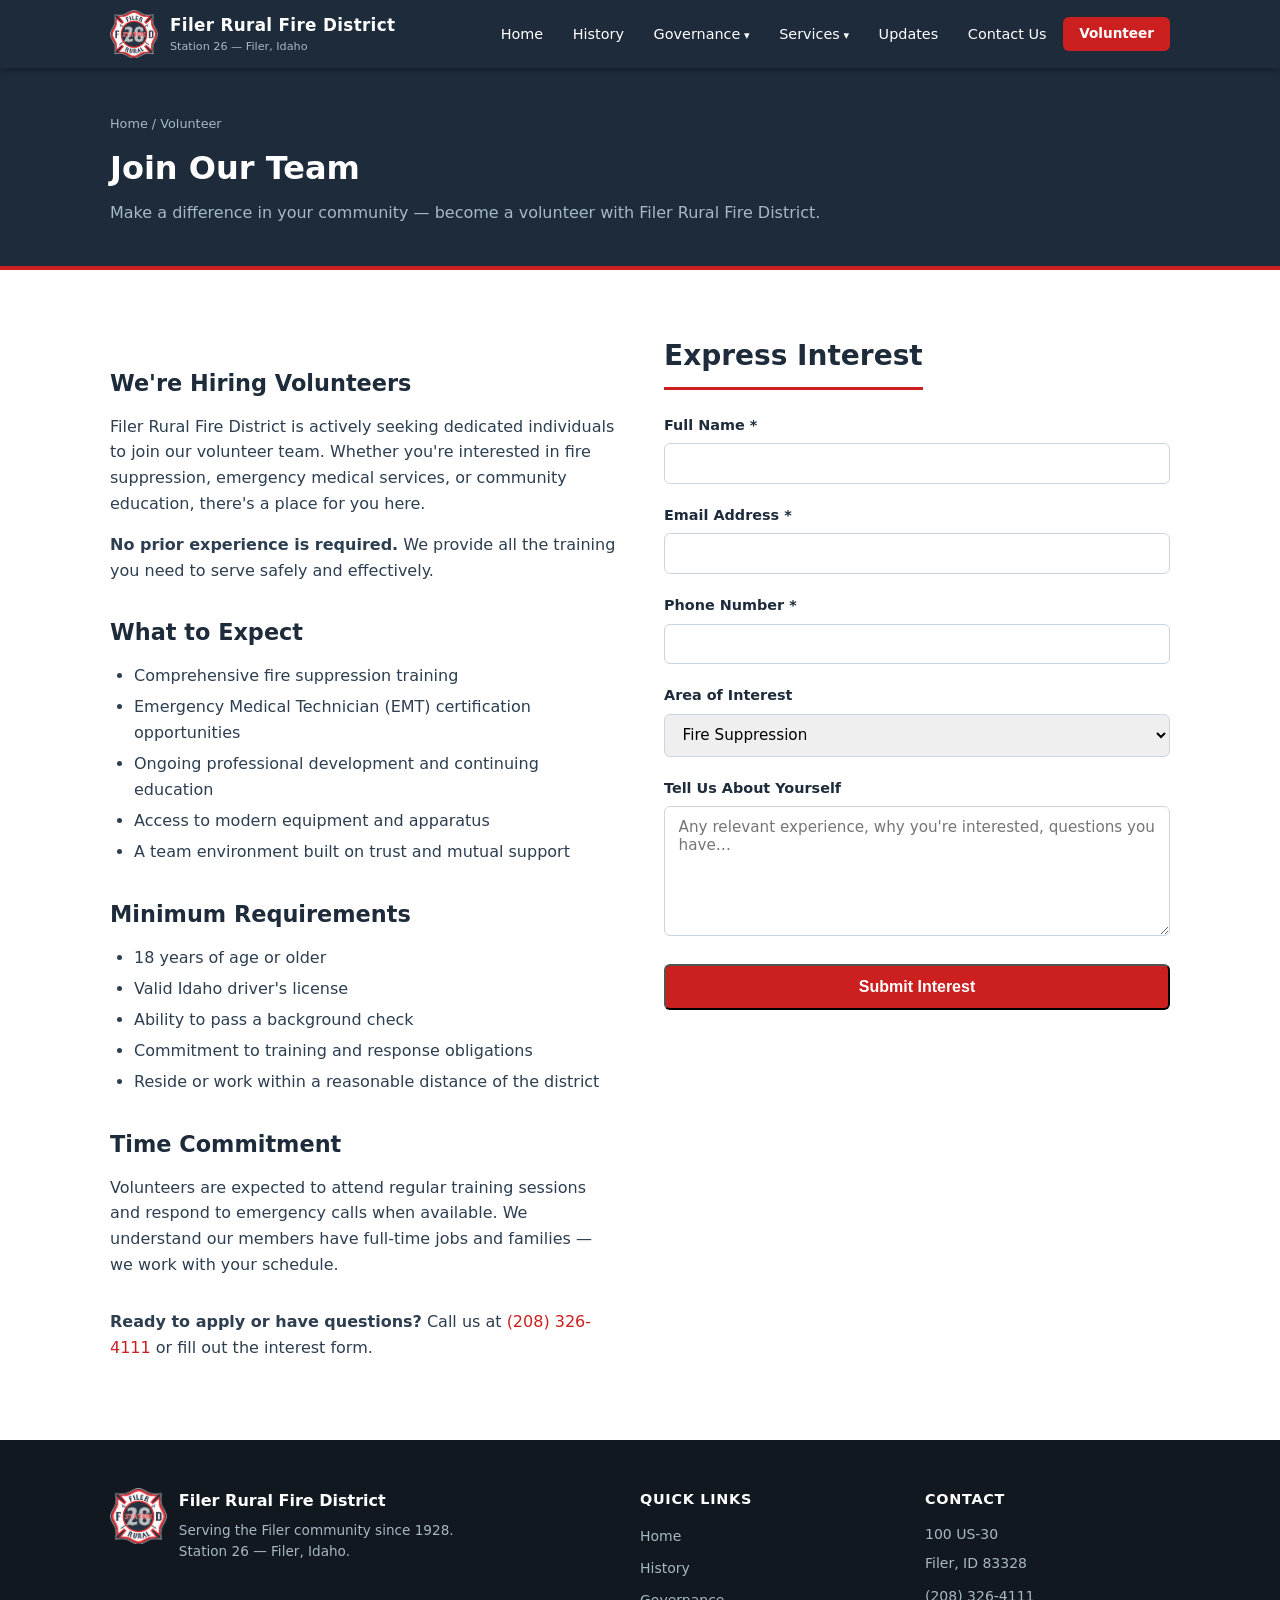
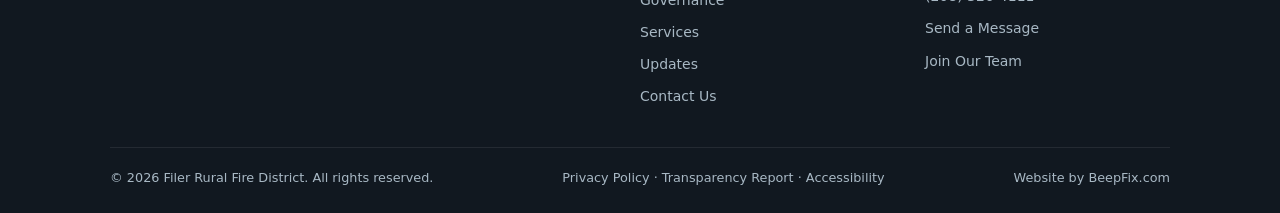
<file: volunteer.html>
<!DOCTYPE html>
<html lang="en">
<head>
  <meta charset="UTF-8">
  <meta name="viewport" content="width=device-width, initial-scale=1.0">
  <meta name="description" content="Join Filer Rural Fire District as a volunteer firefighter or EMT. No prior experience required – we provide full training.">
  <title>Volunteer – Filer Rural Fire District</title>
  <link rel="stylesheet" href="/css/style.css">
  <link rel="icon" href="/assets/images/logo.png" type="image/png">
</head>
<body>

  <div id="site-header"></div>

  <section class="page-hero">
    <div class="container">
      <p class="breadcrumb"><a href="/index.html">Home</a> / Volunteer</p>
      <h1>Join Our Team</h1>
      <p>Make a difference in your community — become a volunteer with Filer Rural Fire District.</p>
    </div>
  </section>

  <section class="section">
    <div class="container">
      <div style="display:grid;grid-template-columns:1fr 1fr;gap:3rem;align-items:start;">
        <div class="prose">
          <h2>We're Hiring Volunteers</h2>
          <p>Filer Rural Fire District is actively seeking dedicated individuals to join our volunteer team. Whether you're interested in fire suppression, emergency medical services, or community education, there's a place for you here.</p>
          <p><strong>No prior experience is required.</strong> We provide all the training you need to serve safely and effectively.</p>

          <h2>What to Expect</h2>
          <ul>
            <li>Comprehensive fire suppression training</li>
            <li>Emergency Medical Technician (EMT) certification opportunities</li>
            <li>Ongoing professional development and continuing education</li>
            <li>Access to modern equipment and apparatus</li>
            <li>A team environment built on trust and mutual support</li>
          </ul>

          <h2>Minimum Requirements</h2>
          <ul>
            <li>18 years of age or older</li>
            <li>Valid Idaho driver's license</li>
            <li>Ability to pass a background check</li>
            <li>Commitment to training and response obligations</li>
            <li>Reside or work within a reasonable distance of the district</li>
          </ul>

          <h2>Time Commitment</h2>
          <p>Volunteers are expected to attend regular training sessions and respond to emergency calls when available. We understand our members have full-time jobs and families — we work with your schedule.</p>

          <p style="margin-top:2rem;"><strong>Ready to apply or have questions?</strong> Call us at <a href="tel:+12083264111">(208) 326-4111</a> or fill out the interest form.</p>
        </div>

        <div>
          <h2 class="section-title">Express Interest</h2>
          <form id="contact-form" novalidate>
            <input type="hidden" name="access_key" value="YOUR_WEB3FORMS_ACCESS_KEY">
            <input type="hidden" name="subject" value="Volunteer Interest – Filer Rural Fire District">
            <input type="checkbox" name="botcheck" style="display:none;">

            <div class="form-group">
              <label for="name">Full Name *</label>
              <input type="text" id="name" name="name" required autocomplete="name">
            </div>
            <div class="form-group">
              <label for="email">Email Address *</label>
              <input type="email" id="email" name="email" required autocomplete="email">
            </div>
            <div class="form-group">
              <label for="phone">Phone Number *</label>
              <input type="tel" id="phone" name="phone" required autocomplete="tel">
            </div>
            <div class="form-group">
              <label for="interest">Area of Interest</label>
              <select id="interest" name="interest">
                <option value="Fire Suppression">Fire Suppression</option>
                <option value="EMS / Medical">EMS / Medical</option>
                <option value="Both">Both Fire & EMS</option>
                <option value="Not Sure">Not Sure Yet</option>
              </select>
            </div>
            <div class="form-group">
              <label for="message">Tell Us About Yourself</label>
              <textarea id="message" name="message" placeholder="Any relevant experience, why you're interested, questions you have…"></textarea>
            </div>
            <button type="submit" class="btn btn-primary" style="width:100%;padding:.75rem;font-size:1rem;">Submit Interest</button>
          </form>
          <div class="form-success" id="form-success">
            <strong>Thanks for your interest!</strong> A member of our team will reach out to you shortly.
          </div>
        </div>
      </div>
    </div>
  </section>

  <div id="site-footer"></div>

  <script src="/js/components.js"></script>
  <script src="/js/main.js"></script>
</body>
</html>
</file>
<file: css/style.css>
/* ── Variables ─────────────────────────────────────────── */
:root {
  --navy:   #1D2B3A;
  --red:    #CC2020;
  --white:  #FFFFFF;
  --gray:   #A8B8C4;
  --light:  #F4F6F8;
  --dark:   #111820;
  --text:   #2C3E50;
  --radius: 6px;
  --shadow: 0 2px 8px rgba(0,0,0,.12);
  --font:   'Segoe UI', system-ui, -apple-system, sans-serif;
}

/* ── Reset ─────────────────────────────────────────────── */
*, *::before, *::after { box-sizing: border-box; margin: 0; padding: 0; }
html { scroll-behavior: smooth; }
body { font-family: var(--font); color: var(--text); background: var(--white); line-height: 1.6; }
img { max-width: 100%; display: block; }
a { color: var(--red); text-decoration: none; }
a:hover { text-decoration: underline; }
ul { list-style: none; }

/* ── Utility ───────────────────────────────────────────── */
.container { max-width: 1100px; margin: 0 auto; padding: 0 1.25rem; }
.btn {
  display: inline-block;
  padding: .6rem 1.4rem;
  border-radius: var(--radius);
  font-weight: 600;
  cursor: pointer;
  transition: opacity .15s;
  text-decoration: none;
}
.btn:hover { opacity: .85; text-decoration: none; }
.btn-primary { background: var(--red); color: var(--white); }
.btn-outline { border: 2px solid var(--white); color: var(--white); background: transparent; }
.btn-outline:hover { background: var(--white); color: var(--navy); }
.section { padding: 4rem 0; }
.section-title {
  font-size: 1.75rem;
  font-weight: 700;
  color: var(--navy);
  margin-bottom: 1.5rem;
  padding-bottom: .5rem;
  border-bottom: 3px solid var(--red);
  display: inline-block;
}

/* ── Header / Nav ──────────────────────────────────────── */
header {
  background: var(--navy);
  position: sticky;
  top: 0;
  z-index: 100;
  box-shadow: 0 2px 6px rgba(0,0,0,.3);
}
.nav-inner {
  display: flex;
  align-items: center;
  justify-content: space-between;
  height: 68px;
}
.nav-brand {
  display: flex;
  align-items: center;
  gap: .75rem;
  color: var(--white);
  font-weight: 700;
  font-size: 1rem;
  text-decoration: none;
}
.nav-brand:hover { text-decoration: none; opacity: .9; }
.nav-brand img { height: 48px; width: 48px; object-fit: contain; }
.nav-brand-text span { display: block; }
.nav-brand-text .brand-main { font-size: 1.05rem; letter-spacing: .02em; }
.nav-brand-text .brand-sub { font-size: .7rem; color: var(--gray); font-weight: 400; }

nav ul {
  display: flex;
  gap: .25rem;
  align-items: center;
}
nav a {
  color: var(--white);
  padding: .45rem .8rem;
  border-radius: var(--radius);
  font-size: .9rem;
  font-weight: 500;
  transition: background .15s;
}
nav a:hover, nav a.active { background: rgba(255,255,255,.12); text-decoration: none; }

/* Dropdown */
.nav-dropdown { position: relative; }
.nav-dropdown > a::after { content: ' ▾'; font-size: .7rem; }
.dropdown-menu {
  display: none;
  position: absolute;
  top: calc(100% + 4px);
  left: 0;
  background: var(--navy);
  min-width: 180px;
  border-radius: var(--radius);
  box-shadow: var(--shadow);
  border-top: 2px solid var(--red);
}
.dropdown-menu a { display: block; padding: .55rem 1rem; font-size: .875rem; white-space: nowrap; }
.nav-dropdown:hover .dropdown-menu,
.nav-dropdown:focus-within .dropdown-menu { display: block; }

/* Hamburger */
.hamburger { display: none; flex-direction: column; gap: 5px; cursor: pointer; padding: .5rem; background: none; border: none; }
.hamburger span { display: block; width: 24px; height: 2px; background: var(--white); border-radius: 2px; transition: .25s; }

/* ── Hero ──────────────────────────────────────────────── */
.hero {
  background: linear-gradient(135deg, var(--navy) 0%, #2a3f55 100%);
  color: var(--white);
  padding: 5rem 0 4rem;
  text-align: center;
  position: relative;
  overflow: hidden;
}
.hero::before {
  content: '';
  position: absolute;
  inset: 0;
  background: url('../assets/images/hero-bg.jpg') center/cover no-repeat;
  opacity: .15;
}
.hero-content { position: relative; }
.hero img.hero-logo { height: 140px; margin: 0 auto 1.5rem; }
.hero h1 { font-size: clamp(1.75rem, 4vw, 2.75rem); font-weight: 800; margin-bottom: .5rem; }
.hero p { font-size: 1.1rem; color: var(--gray); margin-bottom: 1.75rem; max-width: 560px; margin-left: auto; margin-right: auto; }
.hero-actions { display: flex; gap: 1rem; justify-content: center; flex-wrap: wrap; }

/* ── Alert Banner ──────────────────────────────────────── */
.alert-banner {
  background: var(--red);
  color: var(--white);
  text-align: center;
  padding: .6rem 1rem;
  font-size: .9rem;
  font-weight: 600;
  display: none; /* shown via JS when alert exists */
}
.alert-banner a { color: var(--white); text-decoration: underline; }

/* ── Quick Info Bar ────────────────────────────────────── */
.quick-bar {
  background: var(--dark);
  color: var(--gray);
  padding: .75rem 0;
  font-size: .85rem;
}
.quick-bar-inner {
  display: flex;
  justify-content: center;
  gap: 2rem;
  flex-wrap: wrap;
}
.quick-bar-item { display: flex; align-items: center; gap: .4rem; }
.quick-bar-item svg { width: 16px; height: 16px; fill: var(--red); flex-shrink: 0; }

/* ── Cards Grid ────────────────────────────────────────── */
.cards-grid {
  display: grid;
  grid-template-columns: repeat(auto-fit, minmax(280px, 1fr));
  gap: 1.5rem;
  margin-top: 1.5rem;
}
.card {
  background: var(--white);
  border: 1px solid #e2e8f0;
  border-radius: var(--radius);
  padding: 1.5rem;
  box-shadow: var(--shadow);
  transition: transform .15s, box-shadow .15s;
}
.card:hover { transform: translateY(-3px); box-shadow: 0 6px 16px rgba(0,0,0,.1); }
.card-icon { font-size: 2rem; margin-bottom: .75rem; }
.card h3 { font-size: 1.1rem; color: var(--navy); margin-bottom: .5rem; }
.card p { font-size: .9rem; color: #64748b; }

/* ── News Feed ─────────────────────────────────────────── */
.news-grid {
  display: grid;
  grid-template-columns: repeat(auto-fill, minmax(300px, 1fr));
  gap: 1.5rem;
  margin-top: 1.5rem;
}
.news-card {
  border: 1px solid #e2e8f0;
  border-radius: var(--radius);
  overflow: hidden;
  box-shadow: var(--shadow);
  background: var(--white);
  transition: transform .15s;
}
.news-card:hover { transform: translateY(-3px); }
.news-card-img { width: 100%; height: 180px; object-fit: cover; background: var(--light); }
.news-card-body { padding: 1.25rem; }
.news-card-date { font-size: .75rem; color: var(--gray); margin-bottom: .35rem; }
.news-card-title { font-size: 1rem; font-weight: 700; color: var(--navy); margin-bottom: .5rem; }
.news-card-excerpt { font-size: .875rem; color: #64748b; }
.news-card-body a { display: inline-block; margin-top: .75rem; font-size: .875rem; font-weight: 600; color: var(--red); }

/* ── Section alt bg ────────────────────────────────────── */
.bg-light { background: var(--light); }
.bg-navy { background: var(--navy); color: var(--white); }
.bg-navy .section-title { color: var(--white); }

/* ── Page Hero (inner pages) ───────────────────────────── */
.page-hero {
  background: var(--navy);
  color: var(--white);
  padding: 2.5rem 0;
  border-bottom: 4px solid var(--red);
}
.page-hero h1 { font-size: 2rem; font-weight: 800; }
.page-hero p { color: var(--gray); margin-top: .4rem; }
.breadcrumb { font-size: .8rem; color: var(--gray); margin-bottom: .5rem; }
.breadcrumb a { color: var(--gray); }
.breadcrumb a:hover { color: var(--white); }

/* ── Prose content ─────────────────────────────────────── */
.prose { max-width: 760px; }
.prose h2 { font-size: 1.4rem; color: var(--navy); margin: 2rem 0 .75rem; }
.prose h3 { font-size: 1.1rem; color: var(--navy); margin: 1.5rem 0 .5rem; }
.prose p { margin-bottom: 1rem; }
.prose ul { list-style: disc; padding-left: 1.5rem; margin-bottom: 1rem; }
.prose ul li { margin-bottom: .35rem; }

/* ── Staff Table ───────────────────────────────────────── */
.staff-grid {
  display: grid;
  grid-template-columns: repeat(auto-fill, minmax(200px, 1fr));
  gap: 1.25rem;
  margin-top: 1.5rem;
}
.staff-card {
  text-align: center;
  padding: 1.25rem 1rem;
  border: 1px solid #e2e8f0;
  border-radius: var(--radius);
  background: var(--white);
  box-shadow: var(--shadow);
}
.staff-avatar {
  width: 72px; height: 72px;
  border-radius: 50%;
  background: var(--light);
  margin: 0 auto .75rem;
  display: flex;
  align-items: center;
  justify-content: center;
  font-size: 1.75rem;
  border: 3px solid var(--red);
}
.staff-name { font-weight: 700; color: var(--navy); font-size: .95rem; }
.staff-role { font-size: .8rem; color: #64748b; margin-top: .2rem; }

/* ── FAQ Accordion ─────────────────────────────────────── */
.faq-item { border-bottom: 1px solid #e2e8f0; }
.faq-question {
  width: 100%;
  background: none;
  border: none;
  text-align: left;
  padding: 1rem 0;
  font-size: 1rem;
  font-weight: 600;
  color: var(--navy);
  cursor: pointer;
  display: flex;
  justify-content: space-between;
  align-items: center;
  gap: 1rem;
}
.faq-question::after { content: '+'; font-size: 1.25rem; color: var(--red); flex-shrink: 0; }
.faq-question[aria-expanded="true"]::after { content: '−'; }
.faq-answer { display: none; padding: 0 0 1rem; color: #64748b; font-size: .95rem; }
.faq-answer.open { display: block; }

/* ── Contact Form ──────────────────────────────────────── */
.contact-layout {
  display: grid;
  grid-template-columns: 1fr 1fr;
  gap: 3rem;
  align-items: start;
}
.form-group { margin-bottom: 1.25rem; }
.form-group label { display: block; font-weight: 600; font-size: .9rem; margin-bottom: .4rem; color: var(--navy); }
.form-group input,
.form-group select,
.form-group textarea {
  width: 100%;
  padding: .65rem .85rem;
  border: 1px solid #cbd5e1;
  border-radius: var(--radius);
  font-size: .95rem;
  font-family: var(--font);
  transition: border-color .15s;
}
.form-group input:focus,
.form-group select:focus,
.form-group textarea:focus {
  outline: none;
  border-color: var(--navy);
  box-shadow: 0 0 0 3px rgba(29,43,58,.1);
}
.form-group textarea { resize: vertical; min-height: 130px; }
.form-success { display: none; background: #ecfdf5; border: 1px solid #6ee7b7; border-radius: var(--radius); padding: 1rem 1.25rem; color: #065f46; }

.contact-info-item {
  display: flex;
  gap: 1rem;
  margin-bottom: 1.5rem;
  align-items: flex-start;
}
.contact-info-icon {
  width: 40px; height: 40px;
  border-radius: 50%;
  background: var(--red);
  display: flex;
  align-items: center;
  justify-content: center;
  flex-shrink: 0;
}
.contact-info-icon svg { width: 18px; height: 18px; fill: var(--white); }
.contact-info-label { font-size: .8rem; color: var(--gray); }
.contact-info-value { font-weight: 600; color: var(--navy); }

.map-embed {
  margin-top: 1.5rem;
  border-radius: var(--radius);
  overflow: hidden;
  box-shadow: var(--shadow);
}
.map-embed iframe { display: block; width: 100%; }

/* ── Footer ────────────────────────────────────────────── */
footer {
  background: var(--dark);
  color: var(--gray);
  padding: 3rem 0 1.5rem;
}
.footer-grid {
  display: grid;
  grid-template-columns: 2fr 1fr 1fr;
  gap: 2.5rem;
  margin-bottom: 2rem;
}
.footer-brand { display: flex; align-items: flex-start; gap: .75rem; }
.footer-brand img { height: 56px; flex-shrink: 0; }
.footer-brand-text p { font-size: .85rem; margin-top: .4rem; line-height: 1.5; }
footer h4 { color: var(--white); font-size: .9rem; font-weight: 700; margin-bottom: .75rem; text-transform: uppercase; letter-spacing: .05em; }
footer ul li { margin-bottom: .4rem; }
footer ul a { color: var(--gray); font-size: .875rem; }
footer ul a:hover { color: var(--white); text-decoration: none; }
.footer-bottom {
  border-top: 1px solid rgba(255,255,255,.08);
  padding-top: 1.25rem;
  display: flex;
  justify-content: space-between;
  align-items: center;
  font-size: .8rem;
  flex-wrap: wrap;
  gap: .5rem;
}
.footer-bottom a { color: var(--gray); }
.footer-bottom a:hover { color: var(--white); }

/* ── Responsive ────────────────────────────────────────── */
@media (max-width: 768px) {
  .hamburger { display: flex; }
  nav { display: none; position: absolute; top: 68px; left: 0; right: 0; background: var(--navy); padding: 1rem; box-shadow: 0 4px 12px rgba(0,0,0,.3); }
  nav.open { display: block; }
  nav ul { flex-direction: column; gap: 0; }
  nav a { display: block; padding: .65rem 1rem; }
  .dropdown-menu { position: static; box-shadow: none; border-top: none; border-left: 2px solid var(--red); margin-left: 1rem; display: none; }
  .nav-dropdown.open .dropdown-menu { display: block; }
  .contact-layout { grid-template-columns: 1fr; }
  .footer-grid { grid-template-columns: 1fr; }
  .hero img.hero-logo { height: 100px; }
  .quick-bar-inner { gap: 1rem; }
}
</file>
